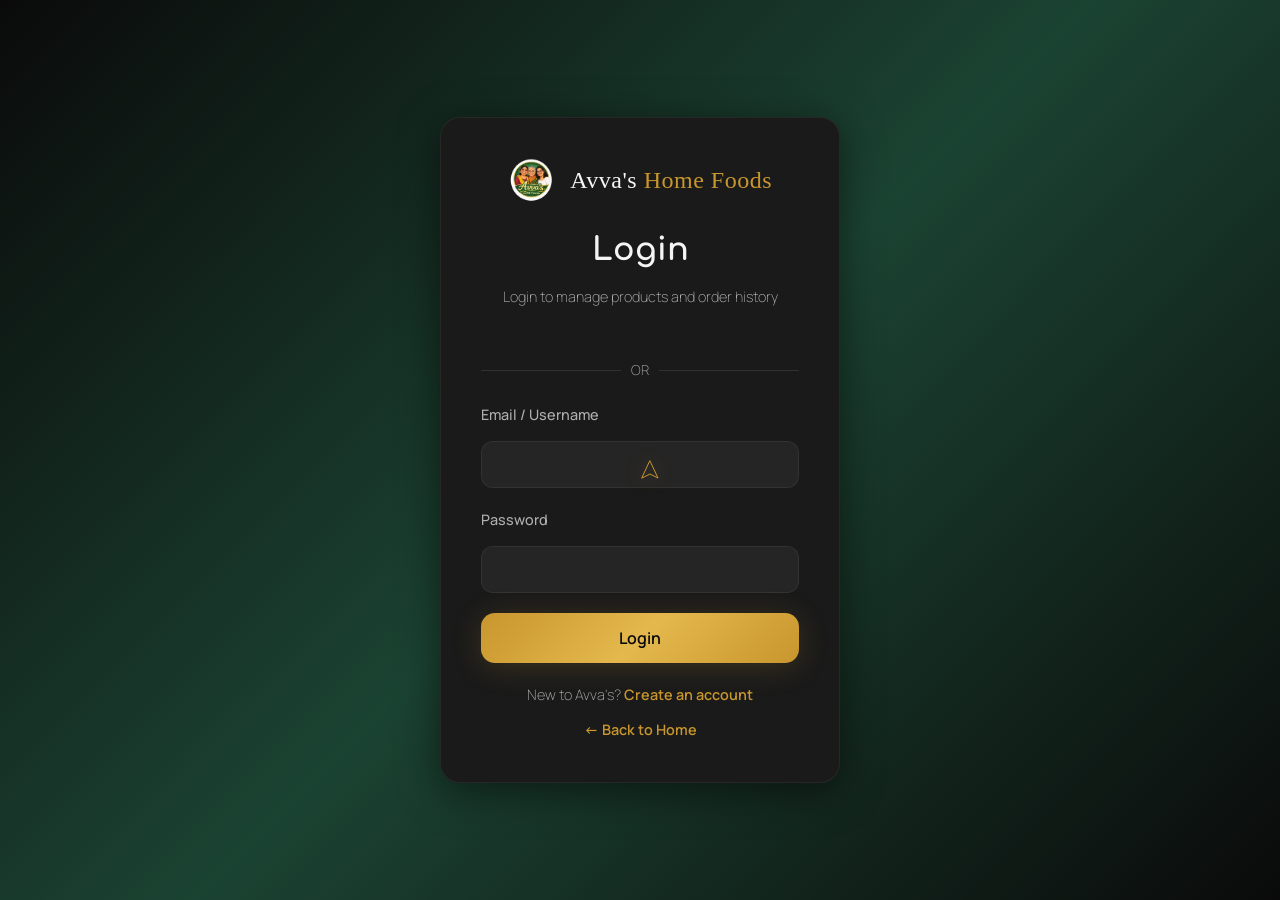
<file: frontend/admin.html>
<!DOCTYPE html>
<html lang="en">

<head>
    <meta charset="UTF-8">
    <meta name="viewport" content="width=device-width, initial-scale=1.0">
    <title>Admin Dashboard | Avva's Home Foods</title>
    <link
        href="https://fonts.googleapis.com/css2?family=Comfortaa:wght@400;500;600;700&family=Manrope:wght@300;400;500;600;700&family=Poppins:wght@400;500;600;700&display=swap"
        rel="stylesheet">
    <link rel="stylesheet" href="css/style.css?v=3">
    <link rel="stylesheet" href="css/cursor.css">
    <style>
        .admin-section {
            padding: 120px 0 40px;
        }

        .admin-header {
            display: flex;
            justify-content: space-between;
            align-items: center;
            margin-bottom: 30px;
            margin-top: 20px;
        }

        .page-title {
            margin-top: 10px;
        }

        .admin-tabs {
            display: flex;
            gap: 20px;
            margin-bottom: 30px;
            border-bottom: 2px solid var(--border-subtle);
        }

        .admin-tab {
            padding: 10px 20px;
            cursor: pointer;
            font-weight: 600;
            color: var(--text-secondary);
            border-bottom: 2px solid transparent;
            margin-bottom: -2px;
        }

        .admin-tab.active {
            color: var(--primary);
            border-bottom-color: var(--primary);
        }

        .admin-panel {
            display: none;
        }

        .admin-panel.active {
            display: block;
        }

        .admin-card {
            background: var(--bg-card);
            border: 1px solid var(--border-subtle);
            border-radius: var(--card-radius);
            padding: 20px;
            margin-bottom: 20px;
        }

        .form-grid {
            display: grid;
            grid-template-columns: repeat(auto-fit, minmax(200px, 1fr));
            gap: 15px;
        }

        .data-table {
            width: 100%;
            border-collapse: collapse;
            margin-top: 15px;
        }

        .data-table th,
        .data-table td {
            text-align: left;
            padding: 12px;
            border-bottom: 1px solid var(--border-subtle);
            color: var(--text-primary);
        }

        .data-table th {
            color: var(--text-secondary);
            font-weight: 600;
        }

        .status-badge {
            padding: 4px 8px;
            border-radius: 4px;
            font-size: 0.85rem;
            font-weight: 500;
        }

        .status-pending {
            background: #ffeeba;
            color: #856404;
        }

        .status-delivered {
            background: #d4edda;
            color: #155724;
        }

        .form-input {
            width: 100%;
            height: 45px;
            /* Enforce fixed height */
            padding: 10px 12px;
            background: var(--bg-elevated);
            border: 1px solid var(--border-light);
            border-radius: 10px;
            color: var(--text-primary);
            font-family: inherit;
            box-sizing: border-box;
            /* Ensure padding doesn't affect width/height */
        }

        .edit-input {
            width: 100%;
            padding: 8px;
            background: var(--bg-elevated);
            border: 1px solid var(--border-light);
            border-radius: 4px;
            color: var(--text-primary);
        }

        /* Fix for Select Dropdown */
        select.form-input {
            appearance: none;
            -webkit-appearance: none;
            -moz-appearance: none;
            cursor: pointer;
            padding-right: 35px;
            /* Space for arrow */
            background-color: var(--bg-elevated);
            background-image: url("data:image/svg+xml;charset=UTF-8,%3csvg xmlns='http://www.w3.org/2000/svg' viewBox='0 0 24 24' fill='none' stroke='%23f5f5f5' stroke-width='2' stroke-linecap='round' stroke-linejoin='round'%3e%3cpolyline points='6 9 12 15 18 9'%3e%3c/polyline%3e%3c/svg%3e");
            background-repeat: no-repeat;
            background-position: right 12px center;
            background-size: 16px;
        }

        select.form-input option {
            background-color: var(--bg-card);
            color: var(--text-primary);
            padding: 10px;
        }

        /* File Input Styling */
        input[type="file"]::file-selector-button {
            background-color: var(--bg-card);
            color: var(--text-primary);
            border: 1px solid var(--border-light);
            border-radius: 6px;
            padding: 5px 15px;
            margin-right: 15px;
            cursor: pointer;
            font-family: inherit;
            font-weight: 400;
            transition: all 0.2s ease;
        }

        input[type="file"]::file-selector-button:hover {
            background-color: var(--primary);
            /* Gold hover */
            color: #000;
            border-color: var(--primary);
        }
    </style>
</head>

<body>

    <!-- Custom Cursor -->
    <div class="cursor">
        <svg viewBox="0 0 100 100" class="cursor-shape">
            <path d="M50 5 L90 90 L50 70 L10 90 Z" fill="none" stroke="#c8962e" stroke-width="5" stroke-linejoin="round"
                stroke-linecap="round" />
        </svg>
    </div>

    <!-- NAV (Simplified) -->
    <nav class="navbar" id="navbar">
        <div class="nav-container">
            <a href="index.html" class="nav-logo">
                <img src="images/logo.png" alt="Logo" class="nav-logo-img">
                <span class="logo-text">Avva's <span class="highlight">Admin</span></span>
            </a>
            <div class="nav-actions">
                <button class="btn btn-outline btn-sm" onclick="logout()">Logout</button>
            </div>
        </div>
    </nav>

    <div class="container admin-section">
        <div class="admin-header">
            <h1 class="page-title">Dashboard</h1>
            <span id="adminName">Welcome, Admin</span>
        </div>

        <div class="admin-tabs">
            <div class="admin-tab active" onclick="switchTab('products')">Manage Products</div>
            <div class="admin-tab" onclick="switchTab('orders')">Monitor Orders</div>
            <div class="admin-tab" onclick="switchTab('categories')">Manage Categories</div>
        </div>

        <!-- PRODUCTS PANEL -->
        <div id="productsPanel" class="admin-panel active">

            <!-- Store Settings Card -->
            <div class="admin-card" style="margin-bottom: 20px; border-left: 3px solid var(--primary);">
                <h3 style="margin-bottom: 15px;">🚚 Store Settings — Delivery Charges</h3>
                <div class="form-grid" style="grid-template-columns: repeat(auto-fit, minmax(200px, 1fr)); gap: 15px;">
                    <div class="form-group">
                        <label class="form-label">Delivery Charge (₹)</label>
                        <input type="number" class="form-input" id="settingDeliveryCharge" min="0"
                            placeholder="e.g. 50">
                        <small style="color: var(--text-secondary);">Charged when order is below free-delivery
                            threshold</small>
                    </div>
                    <div class="form-group">
                        <label class="form-label">Free Delivery Above (₹)</label>
                        <input type="number" class="form-input" id="settingFreeThreshold" min="0"
                            placeholder="e.g. 500">
                        <small style="color: var(--text-secondary);">Orders above this amount get free delivery</small>
                    </div>
                    <div class="form-group">
                        <label class="form-label">&nbsp;</label>
                        <button class="btn btn-primary btn-sm" onclick="saveDeliverySettings()"
                            style="width: 100%; height: 45px;">Save Settings</button>
                    </div>
                </div>
                <div id="settingsSavedMsg" style="display:none; margin-top: 10px; color: #28a745; font-weight: 600;">✅
                    Settings saved! Changes will reflect on the order page immediately.</div>
            </div>

            <!-- Add Product Form -->

            <div class="admin-card">
                <h3>Add New Product</h3>
                <form id="addProductForm">
                    <div class="form-grid">
                        <div class="form-group">
                            <label class="form-label">Name</label>
                            <input type="text" class="form-input" id="prodName" required>
                        </div>
                        <div class="form-group">
                            <label class="form-label">Category</label>
                            <select class="form-input" id="prodCategory">
                                <option value="Masala Powders">Masala Powders</option>
                                <option value="Pure Spices">Pure Spices</option>
                                <option value="Special Blends">Special Blends</option>
                            </select>
                        </div>
                        <div class="form-group" style="grid-column: span 2;">
                            <label class="form-label">Variant Pricing (Add multiple weight/price options)</label>
                            <div id="variantPricingContainer">
                                <!-- Dynamic rows added here -->
                            </div>
                            <button type="button" class="btn btn-outline btn-sm"
                                onclick="addVariantRow('variantPricingContainer')"
                                style="margin-top: 10px; width: auto;">+ Add Variant</button>
                            <div style="margin-top: 10px;">
                                <small style="color: var(--text-secondary);">Add specific prices for different weights
                                    (e.g., 200g, 500g, 1kg). Base price below is used for display in the
                                    catalog.</small>
                            </div>
                        </div>
                        <div class="form-group">
                            <label class="form-label">Base/Display Price (₹)</label>
                            <input type="number" class="form-input" id="prodPrice" required>
                        </div>
                        <div class="form-group">
                            <label class="form-label">Base Weight Display</label>
                            <input type="text" class="form-input" id="prodWeight" placeholder="e.g. 200g" required>
                        </div>
                        <div class="form-group">
                            <label class="form-label">Description</label>
                            <input type="text" class="form-input" id="prodDesc" required>
                        </div>
                        <div class="form-group">
                            <label class="form-label">Product Image</label>
                            <input type="file" class="form-input" id="prodImageFile" accept="image/png, image/jpeg"
                                style="padding: 10px;">
                            <input type="hidden" id="prodImage" value="images/logo.png">
                            <small style="color: var(--text-secondary);">Select a PNG or JPG image</small>
                        </div>
                        <div class="form-group" style="grid-column: span 2;">
                            <label class="form-label">Key Ingredients & Benefits</label>
                            <textarea class="form-input" id="prodIngredients"
                                placeholder="e.g. Organic turmeric, Sun-dried, No additives"
                                style="height: 100px; resize: vertical;"></textarea>
                        </div>
                    </div>
                    <button type="submit" class="btn btn-primary btn-sm" style="margin-top: 15px;">Add Product</button>
                </form>
            </div>

            <!-- Edit Product Modal (Hidden by default) -->
            <div id="editProductModal" class="modal"
                style="display: none; position: fixed; z-index: 1000; left: 0; top: 0; width: 100%; height: 100%; overflow: auto; background-color: rgba(0,0,0,0.4);">
                <div class="modal-content"
                    style="background-color: var(--bg-card); margin: 10% auto; padding: 20px; border: 1px solid var(--border-subtle); width: 95%; max-width: 600px; border-radius: var(--card-radius);">
                    <div
                        style="display: flex; justify-content: space-between; align-items: center; margin-bottom: 20px;">
                        <h3>Edit Product</h3>
                        <span class="close" onclick="closeEditModal()"
                            style="color: var(--text-secondary); float: right; font-size: 28px; font-weight: bold; cursor: pointer;">&times;</span>
                    </div>

                    <form id="editProductForm">
                        <input type="hidden" id="editProdId">
                        <div class="form-grid">
                            <div class="form-group">
                                <label class="form-label">Name</label>
                                <input type="text" class="form-input" id="editProdName" required>
                            </div>
                            <div class="form-group">
                                <label class="form-label">Category</label>
                                <select class="form-input" id="editProdCategory" required>
                                    <option value="Masala Powders">Masala Powders</option>
                                    <option value="Pure Spices">Pure Spices</option>
                                    <option value="Rice Mixes">Rice Mixes</option>
                                    <option value="Special Blends">Special Blends</option>
                                </select>
                            </div>
                            <div class="form-group" style="grid-column: span 2;">
                                <label class="form-label">Variant Pricing</label>
                                <div id="editVariantPricingContainer">
                                    <!-- Dynamic rows added here -->
                                </div>
                                <button type="button" class="btn btn-outline btn-sm"
                                    onclick="addVariantRow('editVariantPricingContainer')"
                                    style="margin-top: 10px; width: auto;">+ Add Variant</button>
                            </div>
                            <div class="form-group">
                                <label class="form-label">Base/Display Price (₹)</label>
                                <input type="number" class="form-input" id="editProdPrice" required>
                            </div>
                            <div class="form-group">
                                <label class="form-label">Base Weight Display</label>
                                <input type="text" class="form-input" id="editProdWeight" required>
                            </div>
                            <div class="form-group">
                                <label class="form-label">Description</label>
                                <input type="text" class="form-input" id="editProdDesc" required>
                            </div>
                            <div class="form-group" style="grid-column: span 2;">
                                <label class="form-label">Key Ingredients & Benefits</label>
                                <textarea class="form-input" id="editProdIngredients"
                                    style="height: 80px; resize: vertical;"></textarea>
                            </div>
                            <div class="form-group">
                                <label class="form-label">In Stock</label>
                                <div style="display: flex; align-items: center; gap: 10px; margin-top: 10px;">
                                    <input type="checkbox" id="editProdInStock" style="transform: scale(1.5);">
                                    <span>Available</span>
                                </div>
                            </div>
                        </div>
                        <button type="submit" class="btn btn-primary btn-sm" style="margin-top: 15px;">Save
                            Changes</button>
                    </form>
                </div>
            </div>

            <!-- Product List -->
            <div class="admin-card">
                <h3>Current Products</h3>
                <div style="overflow-x: auto;">
                    <table class="data-table">
                        <thead>
                            <tr>
                                <th>Name</th>
                                <th>Category</th>
                                <th>Price</th>
                                <th>Weight</th>
                                <th>Stock</th>
                                <th>Action</th>
                            </tr>
                        </thead>
                        <tbody id="productsTableBody">
                            <!-- Populated via JS -->
                        </tbody>
                    </table>
                </div>
            </div>
        </div>

        <!-- ORDERS PANEL -->
        <div id="ordersPanel" class="admin-panel">
            <div class="admin-card">
                <h3>Recent Orders</h3>
                <div style="overflow-x: auto;">
                    <table class="data-table">
                        <thead>
                            <tr>
                                <th>Order ID</th>
                                <th>Date</th>
                                <th>Customer</th>
                                <th>Items</th>
                                <th>Total</th>
                                <th>Status</th>
                                <th>Action</th>
                            </tr>
                        </thead>
                        <tbody id="ordersTableBody">
                            <!-- Populated via JS -->
                        </tbody>
                    </table>
                </div>
            </div>
        </div>

        <!-- CATEGORIES PANEL -->
        <div id="categoriesPanel" class="admin-panel">
            <div class="admin-card">
                <h3>Add New Category</h3>
                <form id="addCategoryForm">
                    <div class="form-grid">
                        <div class="form-group">
                            <label class="form-label">Category Name</label>
                            <input type="text" class="form-input" id="catName" required>
                        </div>
                        <div class="form-group">
                            <label class="form-label">Description</label>
                            <input type="text" class="form-input" id="catDesc" required>
                        </div>
                        <div class="form-group">
                            <label class="form-label">&nbsp;</label>
                            <button type="submit" class="btn btn-primary btn-sm" style="width: 100%; height: 45px;">Add
                                Category</button>
                        </div>
                    </div>
                </form>
            </div>

            <div class="admin-card">
                <h3>Current Categories</h3>
                <div style="overflow-x: auto;">
                    <table class="data-table">
                        <thead>
                            <tr>
                                <th>Name</th>
                                <th>Description</th>
                                <th>Action</th>
                            </tr>
                        </thead>
                        <tbody id="categoriesTableBody">
                            <!-- Populated via JS -->
                        </tbody>
                    </table>
                </div>
            </div>
        </div>
        <!-- View Order Modal -->
        <div id="viewOrderModal" class="modal"
            style="display: none; position: fixed; z-index: 1000; left: 0; top: 0; width: 100%; height: 100%; overflow: auto; background-color: rgba(0,0,0,0.4);">
            <div class="modal-content"
                style="background-color: var(--bg-card); margin: 5% auto; padding: 30px; border: 1px solid var(--border-subtle); width: 95%; max-width: 700px; border-radius: var(--card-radius);">
                <div
                    style="display: flex; justify-content: space-between; align-items: center; margin-bottom: 20px; border-bottom: 1px solid var(--border-light); padding-bottom: 15px;">
                    <h3 style="margin: 0; color: var(--primary);">Order Details</h3>
                    <span class="close" onclick="closeViewModal()"
                        style="color: var(--text-secondary); font-size: 28px; font-weight: bold; cursor: pointer;">&times;</span>
                </div>

                <div id="viewOrderContent" style="color: var(--text-primary);">
                    <!-- Loaded dynamically -->
                    <div style="display: grid; grid-template-columns: 1fr 1fr; gap: 20px; margin-bottom: 30px;">
                        <div>
                            <h4 style="color: var(--text-secondary); margin-bottom: 10px;">Customer Info</h4>
                            <p><strong>Name:</strong> <span id="viewCustName"></span></p>
                            <p><strong>Phone:</strong> <span id="viewCustPhone"></span></p>
                            <p><strong>Email:</strong> <span id="viewCustEmail"></span></p>
                        </div>
                        <div>
                            <h4 style="color: var(--text-secondary); margin-bottom: 10px;">Order Info</h4>
                            <p><strong>Order ID:</strong> <span id="viewOrderId"></span></p>
                            <p><strong>Date:</strong> <span id="viewOrderDate"></span></p>
                            <p><strong>Status:</strong> <span id="viewOrderStatus"></span></p>
                        </div>
                    </div>

                    <h4 style="color: var(--text-secondary); margin-bottom: 10px;">Shipping Address</h4>
                    <div
                        style="background: var(--bg-elevated); padding: 15px; border-radius: 8px; margin-bottom: 30px;">
                        <p id="viewOrderAddress" style="margin: 0; line-height: 1.6;"></p>
                    </div>

                    <h4 style="color: var(--text-secondary); margin-bottom: 10px;">Order Items</h4>
                    <table class="data-table" style="margin-bottom: 20px;">
                        <thead>
                            <tr>
                                <th>Item</th>
                                <th>Qty</th>
                                <th>Price</th>
                                <th>Total</th>
                            </tr>
                        </thead>
                        <tbody id="viewOrderItems"></tbody>
                    </table>

                    <div
                        style="text-align: right; font-size: 1.2rem; font-weight: 700; color: var(--primary); border-top: 1px solid var(--border-light); padding-top: 15px;">
                        Total Amount: <span id="viewOrderTotal"></span>
                    </div>
                </div>
            </div>
        </div>
    </div>
    </div>

    <script src="js/app.js"></script>
    <script>
        // INIT
        document.addEventListener('DOMContentLoaded', () => {
            checkAdminAuth();
            loadAdminProducts();
            loadAdminOrders();
            checkAdminAuth();
            loadAdminProducts();
            loadAdminOrders();
            loadCategories();
            loadDeliverySettings();
        });

        // DELIVERY SETTINGS
        function loadDeliverySettings() {
            const charge = localStorage.getItem('avvaDeliveryCharge') || '50';
            const threshold = localStorage.getItem('avvaFreeDeliveryThreshold') || '500';
            document.getElementById('settingDeliveryCharge').value = charge;
            document.getElementById('settingFreeThreshold').value = threshold;
        }

        function saveDeliverySettings() {
            const charge = document.getElementById('settingDeliveryCharge').value;
            const threshold = document.getElementById('settingFreeThreshold').value;
            if (charge === '' || threshold === '') {
                alert('Please fill in both fields.');
                return;
            }
            localStorage.setItem('avvaDeliveryCharge', charge);
            localStorage.setItem('avvaFreeDeliveryThreshold', threshold);
            const msg = document.getElementById('settingsSavedMsg');
            msg.style.display = 'block';
            setTimeout(() => msg.style.display = 'none', 3000);
        }

        // TABS
        function switchTab(tabName) {
            document.querySelectorAll('.admin-tab').forEach(t => t.classList.remove('active'));
            document.querySelectorAll('.admin-panel').forEach(p => p.classList.remove('active'));

            if (tabName === 'products') {
                document.querySelector('.admin-tabs').children[0].classList.add('active');
                document.getElementById('productsPanel').classList.add('active');
            } else if (tabName === 'orders') {
                document.querySelector('.admin-tabs').children[1].classList.add('active');
                document.getElementById('ordersPanel').classList.add('active');
            } else {
                document.querySelector('.admin-tabs').children[2].classList.add('active');
                document.getElementById('categoriesPanel').classList.add('active');
            }
        }

        // AUTH CHECK
        function checkAdminAuth() {
            const user = JSON.parse(localStorage.getItem('user'));
            if (!user || user.role !== 'ADMIN') {
                alert('Access Denied');
                window.location.href = 'login.html';
            }
            document.getElementById('adminName').textContent = `Welcome, ${user.name}`;
        }

        function logout() {
            localStorage.removeItem('user');
            window.location.href = 'index.html';
        }

        // --- AUTH UTILS ---
        function getAuthHeaders() {
            const user = JSON.parse(localStorage.getItem('user'));
            return {
                'Content-Type': 'application/json',
                'Authorization': user && user.token ? `Bearer ${user.token}` : ''
            };
        }

        function getAuthHeadersMultipart() {
            const user = JSON.parse(localStorage.getItem('user'));
            return {
                'Authorization': user && user.token ? `Bearer ${user.token}` : ''
            };
        }

        // --- PRODUCTS LOGIC ---
        const API_PROD = 'http://localhost:8080/api/products';
        const API_CATS = 'http://localhost:8080/api/categories';

        async function loadAdminProducts() {
            try {
                const res = await fetch(API_PROD);
                const products = await res.json();
                const tbody = document.getElementById('productsTableBody');
                tbody.innerHTML = '';

                products.forEach(p => {
                    const tr = document.createElement('tr');
                    tr.innerHTML = `
                        <td>${p.name}</td>
                        <td>${p.category}</td>
                        <td>₹${p.price}</td>
                        <td>${p.weight}</td>
                        <td>
                            <span class="status-badge ${p.inStock ? 'status-delivered' : 'status-pending'}">
                                ${p.inStock ? 'In Stock' : 'Out of Stock'}
                            </span>
                        </td>
                        <td>
                            <button class="btn btn-primary btn-sm" onclick='openEditModal(${JSON.stringify(p).replace(/'/g, "\\'")})'>Edit</button>
                            <button class="btn btn-outline btn-sm" onclick="deleteProduct('${p.id}')" style="color: #ff6b6b; border-color: #ff6b6b;">Delete</button>
                        </td>
                    `;
                    tbody.appendChild(tr);
                });
            } catch (e) {
                console.error("Err loading products", e);
            }
        }

        document.getElementById('addProductForm').addEventListener('submit', async (e) => {
            e.preventDefault();

            let imageUrl = "images/logo.png"; // Default
            const fileInput = document.getElementById('prodImageFile');

            if (fileInput.files.length > 0) {
                const formData = new FormData();
                formData.append('file', fileInput.files[0]);

                try {
                    const uploadRes = await fetch(`${API_PROD}/upload`, {
                        method: 'POST',
                        headers: getAuthHeadersMultipart(),
                        body: formData
                    });
                    if (uploadRes.ok) {
                        imageUrl = await uploadRes.text();
                    }
                } catch (err) {
                    console.error("Upload error", err);
                }
            }

            const weightPrices = {};
            const rows = document.querySelectorAll('#variantPricingContainer .variant-row');
            rows.forEach(row => {
                const w = row.querySelector('.variant-weight').value;
                const p = row.querySelector('.variant-price').value;
                if (w && p) weightPrices[w] = parseFloat(p);
            });

            const newProd = {
                name: document.getElementById('prodName').value,
                category: document.getElementById('prodCategory').value,
                price: parseFloat(document.getElementById('prodPrice').value),
                weight: document.getElementById('prodWeight').value,
                description: document.getElementById('prodDesc').value,
                imageUrl: imageUrl,
                inStock: true,
                rating: 0.0,
                reviewCount: 0,
                ingredients: document.getElementById('prodIngredients').value,
                weightPrices: weightPrices
            };

            await fetch(API_PROD, {
                method: 'POST',
                headers: getAuthHeaders(),
                body: JSON.stringify(newProd)
            });

            document.getElementById('addProductForm').reset();
            document.getElementById('variantPricingContainer').innerHTML = ''; // Clear variants
            loadAdminProducts();
        });

        // --- EDIT MODAL LOGIC ---
        let currentEditProduct = null;

        function openEditModal(product) {
            currentEditProduct = product;

            document.getElementById('editProdId').value = product.id;
            document.getElementById('editProdName').value = product.name;
            document.getElementById('editProdCategory').value = product.category;
            document.getElementById('editProdPrice').value = product.price;
            document.getElementById('editProdWeight').value = product.weight;
            document.getElementById('editProdDesc').value = product.description;
            document.getElementById('editProdIngredients').value = product.ingredients || '';
            document.getElementById('editProdInStock').checked = product.inStock;

            // Reset variant inputs
            document.getElementById('editVariantPricingContainer').innerHTML = '';

            // Populate variants if they exist
            if (product.weightPrices) {
                Object.entries(product.weightPrices).forEach(([weight, price]) => {
                    addVariantRow('editVariantPricingContainer', weight, price);
                });
            }

            document.getElementById('editProductModal').style.display = 'block';
        }

        function closeEditModal() {
            document.getElementById('editProductModal').style.display = 'none';
        }

        document.getElementById('editProductForm').addEventListener('submit', async (e) => {
            e.preventDefault();

            const id = document.getElementById('editProdId').value;

            const weightPrices = {};
            const rows = document.querySelectorAll('#editVariantPricingContainer .variant-row');
            rows.forEach(row => {
                const w = row.querySelector('.variant-weight').value;
                const p = row.querySelector('.variant-price').value;
                if (w && p) weightPrices[w] = parseFloat(p);
            });

            const updatedProd = {
                ...currentEditProduct,
                name: document.getElementById('editProdName').value,
                category: document.getElementById('editProdCategory').value,
                price: parseFloat(document.getElementById('editProdPrice').value),
                weight: document.getElementById('editProdWeight').value,
                description: document.getElementById('editProdDesc').value,
                ingredients: document.getElementById('editProdIngredients').value,
                inStock: document.getElementById('editProdInStock').checked,
                weightPrices: weightPrices
            };

            await fetch(`${API_PROD}/${id}`, {
                method: 'PUT',
                headers: getAuthHeaders(),
                body: JSON.stringify(updatedProd)
            });

            closeEditModal();
            loadAdminProducts();
        });

        // Close modal if clicked outside
        window.onclick = function (event) {
            const editModal = document.getElementById('editProductModal');
            const viewModal = document.getElementById('viewOrderModal');
            if (event.target == editModal) {
                editModal.style.display = 'none';
            }
            if (event.target == viewModal) {
                viewModal.style.display = 'none';
            }
        }

        async function deleteProduct(id) {
            if (!confirm('Are you sure?')) return;
            await fetch(`${API_PROD}/${id}`, { method: 'DELETE', headers: getAuthHeaders() });
            loadAdminProducts();
        }

        // --- ORDERS LOGIC ---
        const API_ORDERS = 'http://localhost:8080/api/orders';

        // Make orders accessible globally for the view function without re-fetching
        let allOrders = [];

        // --- CATEGORIES LOGIC ---
        async function loadCategories() {
            try {
                const res = await fetch(API_CATS);
                const cats = await res.json();
                const tbody = document.getElementById('categoriesTableBody');
                tbody.innerHTML = '';

                cats.forEach(c => {
                    const tr = document.createElement('tr');
                    tr.innerHTML = `
                        <td>${c.name}</td>
                        <td>${c.description}</td>
                        <td>
                            <button class="btn btn-outline btn-sm" onclick="deleteCategory('${c.id}')" style="color: #ff6b6b; border-color: #ff6b6b;">Delete</button>
                        </td>
                    `;
                    tbody.appendChild(tr);
                });
                populateCategoryDropdowns(cats);
            } catch (e) {
                console.error("Err loading categories", e);
            }
        }

        function populateCategoryDropdowns(cats) {
            const options = cats.map(c => `<option value="${c.name}">${c.name}</option>`).join('');
            const prodSelect = document.getElementById('prodCategory');
            const editSelect = document.getElementById('editProdCategory');

            // Allow selecting current value if not in list (edge case) or set default
            if (prodSelect) prodSelect.innerHTML = options;
            if (editSelect) {
                const currentVal = editSelect.value;
                editSelect.innerHTML = options;
                if (currentVal) editSelect.value = currentVal;
            }
        }

        document.getElementById('addCategoryForm').addEventListener('submit', async (e) => {
            e.preventDefault();
            const newCat = {
                name: document.getElementById('catName').value,
                description: document.getElementById('catDesc').value
            };

            const res = await fetch(API_CATS, {
                method: 'POST',
                headers: getAuthHeaders(),
                body: JSON.stringify(newCat)
            });

            if (res.ok) {
                document.getElementById('addCategoryForm').reset();
                loadCategories();
            } else {
                alert('Error adding category');
            }
        });

        async function deleteCategory(id) {
            if (!confirm('Delete this category?')) return;
            await fetch(`${API_CATS}/${id}`, { method: 'DELETE', headers: getAuthHeaders() });
            loadCategories();
        }

        // --- UNIVERSAL HELPERS ---
        function addVariantRow(containerId, weight = '', price = '') {
            const container = document.getElementById(containerId);
            const row = document.createElement('div');
            row.className = 'variant-row';
            row.style = 'display: grid; grid-template-columns: 1fr 1fr auto; gap: 10px; margin-bottom: 10px; align-items: center;';
            row.innerHTML = `
                <input type="text" class="form-input variant-weight" placeholder="Weight (e.g. 500g)" value="${weight}" required>
                <input type="number" class="form-input variant-price" placeholder="Price (₹)" value="${price}" required>
                <button type="button" class="btn btn-outline btn-sm" onclick="this.parentElement.remove()" style="color: #ff6b6b; border-color: #ff6b6b; height: 42px;">&times;</button>
            `;
            container.appendChild(row);
        }

        async function loadAdminOrders() {
            try {
                const res = await fetch(API_ORDERS);
                allOrders = await res.json();
                const tbody = document.getElementById('ordersTableBody');
                tbody.innerHTML = '';

                if (Array.isArray(allOrders)) {
                    allOrders.forEach(o => {
                        const items = o.items.map(i => `${i.productName} (x${i.quantity})`).join(', ');
                        const date = new Date(o.createdAt).toLocaleDateString();

                        const tr = document.createElement('tr');

                        // Status options
                        const statuses = ['PENDING', 'PROCESSING', 'SHIPPED', 'DELIVERED', 'CANCELLED'];
                        let statusOptions = statuses.map(s =>
                            `<option value="${s}" ${o.status === s ? 'selected' : ''}>${s}</option>`
                        ).join('');

                        tr.innerHTML = `
                            <td>#${o.id.substring(0, 6)}</td>
                            <td>${date}</td>
                            <td>${o.customerName}<br><small>${o.phone}</small></td>
                            <td><small>${items}</small></td>
                            <td>₹${o.totalAmount}</td>
                            <td>
                                <select class="edit-input" onchange="updateOrderStatus('${o.id}', this.value)" 
                                    style="padding: 5px; font-size: 0.85rem; border-radius: 4px; ${getStatusColor(o.status)}">
                                    ${statusOptions}
                                </select>
                            </td>
                            <td style="display: flex; gap: 6px; align-items: center;">
                                <button class="btn btn-outline btn-sm" onclick="viewOrderDetails('${o.id}')">View</button>
                                <button class="btn btn-sm" onclick="deleteOrder('${o.id}')" 
                                    style="background: transparent; border: 1px solid #dc3545; color: #dc3545; border-radius: 4px; padding: 4px 10px; cursor: pointer; font-size: 0.8rem;" 
                                    title="Delete Order">🗑️ Delete</button>
                            </td>
                        `;
                        tbody.appendChild(tr);
                    });
                }
            } catch (e) {
                console.error("Err loading orders", e);
            }
        }

        function getStatusColor(status) {
            if (status === 'PENDING') return 'border: 1px solid #ffcc00; color: #856404; background: #fff3cd;';
            if (status === 'PROCESSING') return 'border: 1px solid #17a2b8; color: #0c5460; background: #d1ecf1;';
            if (status === 'SHIPPED') return 'border: 1px solid #007bff; color: #004085; background: #cce5ff;';
            if (status === 'DELIVERED') return 'border: 1px solid #28a745; color: #155724; background: #d4edda;';
            if (status === 'CANCELLED') return 'border: 1px solid #dc3545; color: #721c24; background: #f8d7da;';
            return '';
        }

        async function updateOrderStatus(id, newStatus) {
            try {
                const res = await fetch(`${API_ORDERS}/${id}/status?status=${newStatus}`, { method: 'PUT', headers: getAuthHeaders() });
                if (res.ok) {
                    // Update the dropdown color in-place without full reload
                    loadAdminOrders();
                } else {
                    alert('Failed to update status');
                }
            } catch (e) {
                console.error(e);
                alert('Error updating status');
            }
        }

        async function deleteOrder(id) {
            try {
                const res = await fetch(`${API_ORDERS}/${id}`, { method: 'DELETE', headers: getAuthHeaders() });
                if (res.ok || res.status === 204) {
                    // Remove from global array and re-render without full fetch
                    allOrders = allOrders.filter(o => o.id !== id);
                    loadAdminOrders();
                } else {
                    alert('Failed to delete order.');
                }
            } catch (e) {
                console.error(e);
                alert('Error deleting order. Make sure backend is running.');
            }
        }

        async function viewOrderDetails(id) {
            let order = allOrders.find(o => o.id === id);
            if (!order) {
                // Fallback fetch if not found in cache
                try {
                    const res = await fetch(`${API_ORDERS}/${id}`);
                    order = await res.json();
                } catch (e) {
                    alert('Error loading details');
                    return;
                }
            }

            // Populate fields
            document.getElementById('viewOrderId').textContent = '#' + order.id;
            document.getElementById('viewOrderDate').textContent = new Date(order.createdAt).toLocaleString();
            document.getElementById('viewOrderStatus').textContent = order.status;
            document.getElementById('viewOrderStatus').className = `status-badge ${order.status === 'DELIVERED' ? 'status-delivered' : 'status-pending'}`;

            document.getElementById('viewCustName').textContent = order.customerName;
            document.getElementById('viewCustPhone').textContent = order.phone;
            document.getElementById('viewCustEmail').textContent = order.email || 'N/A';

            document.getElementById('viewOrderAddress').innerHTML = `
                ${order.address}<br>
                ${order.city} - ${order.pincode}
            `;

            document.getElementById('viewOrderTotal').textContent = '₹' + order.totalAmount;

            const itemsBody = document.getElementById('viewOrderItems');
            itemsBody.innerHTML = order.items.map(item => `
                <tr>
                    <td>${item.productName}</td>
                    <td>${item.quantity}</td>
                    <td>₹${item.price}</td>
                    <td>₹${item.price * item.quantity}</td>
                </tr>
            `).join('');

            document.getElementById('viewOrderModal').style.display = 'block';
        }

        function closeViewModal() {
            document.getElementById('viewOrderModal').style.display = 'none';
        }

    </script>
    <script src="js/cursor.js"></script>
</body>

</html>
</file>
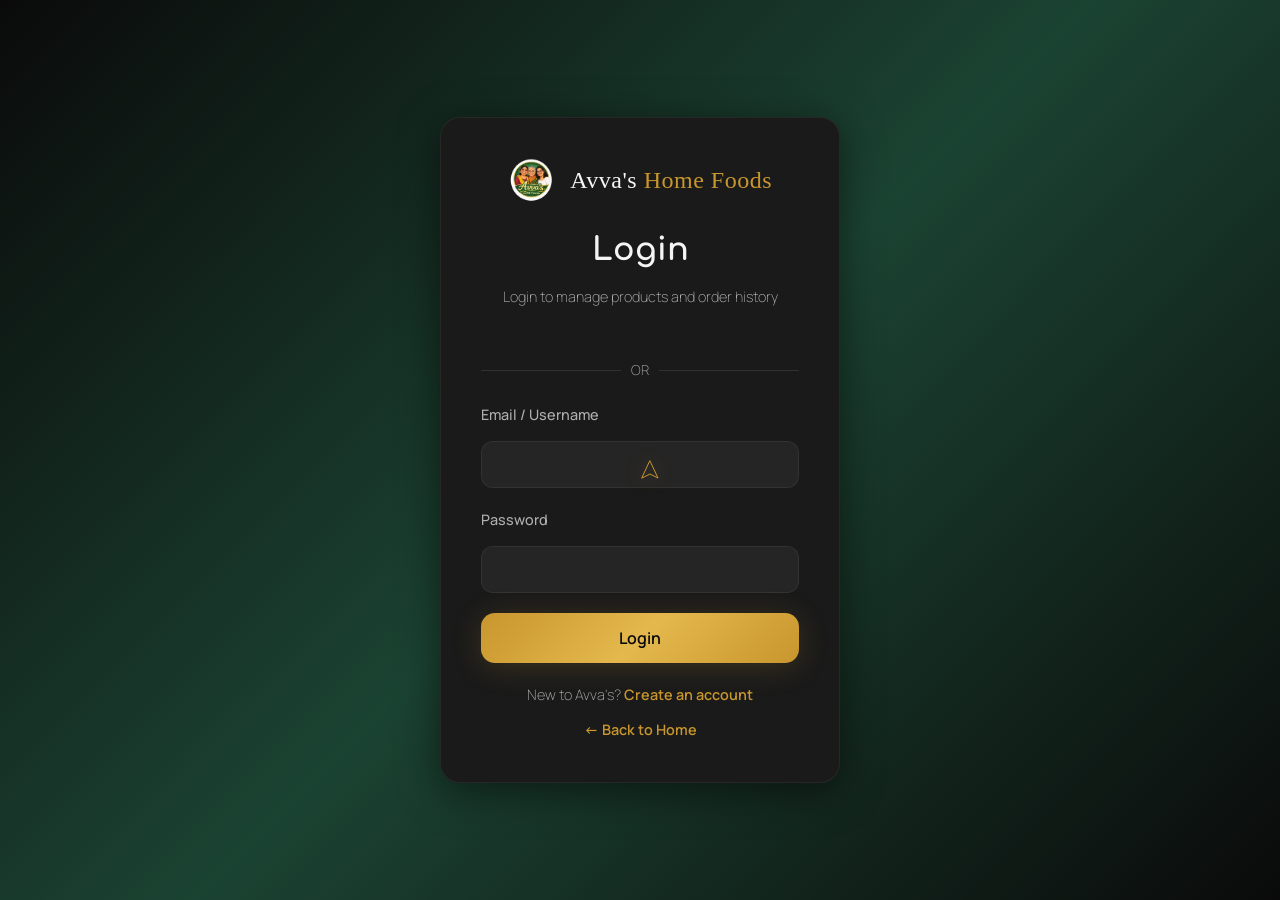
<file: frontend/login.html>
<!DOCTYPE html>
<html lang="en">

<head>
    <meta charset="UTF-8">
    <meta name="viewport" content="width=device-width, initial-scale=1.0">
    <title>Admin Login - Avva's Home Foods</title>
    <link
        href="https://fonts.googleapis.com/css2?family=Comfortaa:wght@400;500;600;700&family=Manrope:wght@300;400;500;600;700&family=Poppins:wght@400;500;600;700&display=swap"
        rel="stylesheet">
    <link rel="stylesheet" href="css/style.css?v=3">
    <link rel="stylesheet" href="css/cursor.css">
    <script src="https://accounts.google.com/gsi/client" async defer></script>
    <style>
        .auth-container {
            min-height: 100vh;
            display: flex;
            align-items: center;
            justify-content: center;
            background: var(--gradient-hero);
            padding: 20px;
        }

        .auth-card {
            background: var(--bg-card);
            border: 1px solid var(--border-subtle);
            border-radius: var(--card-radius);
            padding: 40px;
            width: 100%;
            max-width: 400px;
            box-shadow: var(--shadow-lg);
            backdrop-filter: var(--glass-blur);
            transition: var(--transition-normal);
        }

        @media (max-width: 480px) {
            .auth-card {
                padding: 30px 20px;
            }

            .auth-title {
                font-size: 1.75rem;
            }
        }

        .auth-header {
            text-align: center;
            margin-bottom: 30px;
        }

        .auth-logo {
            height: 60px;
            margin-bottom: 15px;
        }

        .auth-title {
            font-family: var(--font-display);
            font-size: 2rem;
            margin-bottom: 8px;
            color: var(--text-primary);
        }

        .auth-subtitle {
            color: var(--text-secondary);
            font-size: 0.9rem;
        }

        .form-group {
            margin-bottom: 20px;
        }

        .form-label {
            display: block;
            margin-bottom: 8px;
            color: var(--text-primary);
            font-weight: 500;
            font-size: 0.9rem;
        }

        .form-input {
            width: 100%;
            padding: 12px;
            background: var(--bg-elevated);
            border: 1px solid var(--border-light);
            border-radius: 10px;
            color: var(--text-primary);
            font-family: var(--font-body);
            transition: var(--transition-fast);
        }

        .form-input:focus {
            outline: none;
            border-color: var(--primary);
            box-shadow: 0 0 0 2px var(--primary-glow);
        }

        .auth-footer {
            margin-top: 24px;
            text-align: center;
            font-size: 0.9rem;
            color: var(--text-secondary);
        }

        .auth-link {
            color: var(--primary);
            font-weight: 600;
        }

        .error-message {
            color: #ff6b6b;
            font-size: 0.85rem;
            margin-bottom: 15px;
            display: none;
            text-align: center;
        }

        #google-signin-button {
            margin-bottom: 20px;
            display: flex;
            justify-content: center;
        }
    </style>
</head>

<body>

    <!-- Custom Cursor -->
    <div class="cursor">
        <svg viewBox="0 0 100 100" class="cursor-shape">
            <path d="M50 5 L90 90 L50 70 L10 90 Z" fill="none" stroke="#c8962e" stroke-width="5" stroke-linejoin="round"
                stroke-linecap="round" />
        </svg>
    </div>

    <div class="auth-container">
        <div class="auth-card">
            <div class="auth-header">
                <div
                    style="display: flex; align-items: center; justify-content: center; gap: 12px; margin-bottom: 20px; flex-wrap: wrap;">
                    <img src="images/logo.png" alt="Logo" class="auth-logo" style="margin-bottom: 0; height: 45px;">
                    <span class="logo-text" style="font-size: 1.5rem;">Avva's <span class="highlight">Home
                            Foods</span></span>
                </div>
                <h1 class="auth-title">Login</h1>
                <p class="auth-subtitle">Login to manage products and order history</p>
            </div>

            <div id="google-signin-button"></div>

            <div
                style="display: flex; align-items: center; text-align: center; margin: 20px 0; color: var(--text-secondary); font-size: 0.85rem;">
                <div style="flex: 1; border-bottom: 1px solid var(--border-light);"></div>
                <span style="padding: 0 10px;">OR</span>
                <div style="flex: 1; border-bottom: 1px solid var(--border-light);"></div>
            </div>

            <form id="loginForm">
                <div class="error-message" id="loginError">Invalid username or password</div>

                <div class="form-group">
                    <label class="form-label">Email / Username</label>
                    <input type="text" class="form-input" id="username" required>
                </div>

                <div class="form-group">
                    <label class="form-label">Password</label>
                    <input type="password" class="form-input" id="password" required>
                </div>

                <button type="submit" class="btn btn-primary btn-full btn-lg">Login</button>
            </form>

            <div class="auth-footer" style="margin-top: 20px;">
                New to Avva's? <a href="signup.html" class="auth-link">Create an account</a>
            </div>

            <div class="auth-footer" style="margin-top: 10px;">
                <a href="index.html" class="auth-link">← Back to Home</a>
            </div>
        </div>
    </div>

    <script>
        const API_BASE = 'http://localhost:8080/api/auth';

        // Initialize Google Sign-In
        window.onload = async function () {
            try {
                const configRes = await fetch(`${API_BASE}/google-client-id`);
                const { clientId } = await configRes.json();

                if (!clientId) throw new Error('Client ID not found');

                google.accounts.id.initialize({
                    client_id: clientId,
                    callback: handleGoogleSignIn
                });

                const buttonWidth = window.innerWidth < 400 ? window.innerWidth - 80 : 350;

                google.accounts.id.renderButton(
                    document.getElementById('google-signin-button'),
                    {
                        theme: 'outline',
                        size: 'large',
                        width: buttonWidth,
                        text: 'signin_with'
                    }
                );
            } catch (error) {
                console.error('Error loading Google config:', error);
            }
        };

        async function handleGoogleSignIn(response) {
            const errorDiv = document.getElementById('loginError');
            errorDiv.style.display = 'none';

            try {
                const res = await fetch(`${API_BASE}/google-login`, {
                    method: 'POST',
                    headers: { 'Content-Type': 'application/json' },
                    body: JSON.stringify({ credential: response.credential })
                });

                if (res.ok) {
                    const data = await res.json();
                    localStorage.setItem('user', JSON.stringify(data));
                    window.location.href = 'index.html';
                } else {
                    const errorText = await res.text();
                    errorDiv.textContent = errorText || 'Google Sign-In failed';
                    errorDiv.style.display = 'block';
                }
            } catch (error) {
                console.error('Google Sign-In error:', error);
                errorDiv.textContent = 'Error connecting to server';
                errorDiv.style.display = 'block';
            }
        }

        document.getElementById('loginForm').addEventListener('submit', async (e) => {
            e.preventDefault();
            const username = document.getElementById('username').value;
            const password = document.getElementById('password').value;
            const errorDiv = document.getElementById('loginError');

            errorDiv.style.display = 'none';

            try {
                const response = await fetch(`${API_BASE}/login`, {
                    method: 'POST',
                    headers: { 'Content-Type': 'application/json' },
                    body: JSON.stringify({ username, password })
                });

                if (response.ok) {
                    const data = await response.json();

                    // Role check removed to allow all users
                    /*
                    if (data.role !== 'ADMIN') {
                        errorDiv.textContent = 'Access Denied: Not an Admin';
                        errorDiv.style.display = 'block';
                        return;
                    } 
                    */

                    localStorage.setItem('user', JSON.stringify(data));
                    // alert('Admin Login Successful!');
                    window.location.href = 'index.html';
                } else {
                    errorDiv.textContent = 'Invalid username or password';
                    errorDiv.style.display = 'block';
                }
            } catch (error) {
                errorDiv.textContent = 'Login failed. Check backend.';
                errorDiv.style.display = 'block';
            }
        });

        // Registration logic removed per user request
    </script>
    <script src="js/cursor.js"></script>
</body>

</html>
</file>
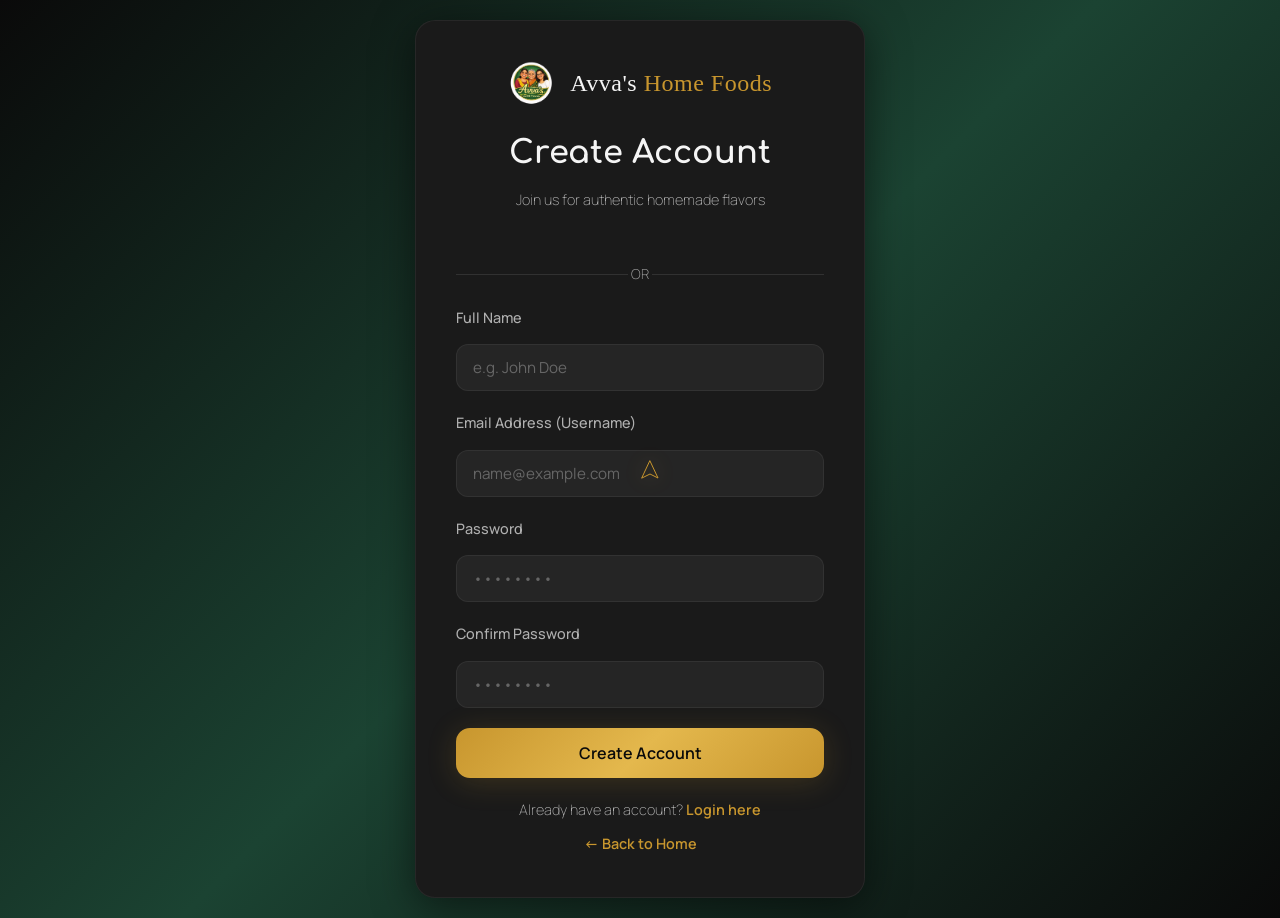
<file: frontend/my-orders.html>
<!DOCTYPE html>
<html lang="en">

<head>
    <meta charset="UTF-8">
    <meta name="viewport" content="width=device-width, initial-scale=1.0">
    <title>My Orders | Avva's Home Foods</title>
    <link
        href="https://fonts.googleapis.com/css2?family=Comfortaa:wght@400;500;600;700&family=Manrope:wght@300;400;500;600;700&family=Poppins:wght@400;500;600;700&display=swap"
        rel="stylesheet">
    <link rel="stylesheet" href="css/style.css?v=3">
    <link rel="stylesheet" href="css/cursor.css">
    <style>
        .my-orders-section {
            padding: 120px 0 60px;
            min-height: 80vh;
        }

        .page-title {
            font-family: var(--font-display);
            font-size: 2.5rem;
            color: var(--primary);
            margin-bottom: 30px;
            text-align: center;
        }

        .orders-container {
            max-width: 900px;
            margin: 0 auto;
        }

        .order-card {
            background: var(--bg-card);
            border: 1px solid var(--border-subtle);
            border-radius: var(--card-radius);
            padding: 24px;
            margin-bottom: 24px;
            transition: var(--transition-normal);
        }

        .order-card:hover {
            transform: translateY(-5px);
            box-shadow: var(--shadow-lg);
            border-color: var(--primary);
        }

        .order-header {
            display: flex;
            justify-content: space-between;
            align-items: center;
            border-bottom: 1px solid var(--border-light);
            padding-bottom: 15px;
            margin-bottom: 15px;
            flex-wrap: wrap;
            gap: 10px;
        }

        .order-id {
            font-family: var(--font-display);
            font-size: 1.2rem;
            color: var(--text-primary);
        }

        .order-date {
            font-size: 0.9rem;
            color: var(--text-muted);
        }

        .status-badge {
            padding: 5px 12px;
            border-radius: 20px;
            font-size: 0.85rem;
            font-weight: 600;
            text-transform: uppercase;
        }

        .status-PENDING {
            background: #fff3cd;
            color: #856404;
        }

        .status-PROCESSING {
            background: #d1ecf1;
            color: #0c5460;
        }

        .status-SHIPPED {
            background: #cce5ff;
            color: #004085;
        }

        .status-DELIVERED {
            background: #d4edda;
            color: #155724;
        }

        .status-CANCELLED {
            background: #f8d7da;
            color: #721c24;
        }

        .order-items {
            margin-bottom: 20px;
        }

        .order-item-row {
            display: flex;
            justify-content: space-between;
            margin-bottom: 10px;
            font-size: 1rem;
            color: var(--text-secondary);
        }

        .order-item-name {
            font-weight: 500;
            color: var(--text-primary);
        }

        .order-total {
            display: flex;
            justify-content: flex-end;
            padding-top: 15px;
            border-top: 1px solid var(--border-light);
            font-size: 1.2rem;
            font-weight: 700;
            color: var(--primary);
        }

        .empty-state {
            text-align: center;
            padding: 60px;
        }

        .empty-icon {
            font-size: 4rem;
            margin-bottom: 20px;
            display: block;
            opacity: 0.5;
        }

        @media (max-width: 600px) {
            .order-header {
                flex-direction: column;
                align-items: flex-start;
            }
        }
    </style>
</head>

<body>

    <!-- Custom Cursor -->
    <div class="cursor">
        <svg viewBox="0 0 100 100" class="cursor-shape">
            <path d="M50 5 L90 90 L50 70 L10 90 Z" fill="none" stroke="#c8962e" stroke-width="5" stroke-linejoin="round"
                stroke-linecap="round" />
        </svg>
    </div>

    <!-- NAV -->
    <nav class="navbar" id="navbar">
        <div class="nav-container">
            <a href="index.html" class="nav-logo">
                <img src="images/logo.png" alt="Avva's Home Foods Logo" class="nav-logo-img">
                <span class="logo-text">Avva's <span class="highlight">Home Foods</span></span>
            </a>
            <ul class="nav-links" id="navLinks">
                <li><a href="index.html">Home</a></li>
                <li><a href="products.html">Products</a></li>
                <li><a href="order.html">Order</a></li>
                <!-- My Orders Link inserted via JS if logged in -->
            </ul>
            <div class="nav-actions">
                <div id="authActions">
                    <a href="login.html" class="btn btn-primary btn-sm" id="loginBtn">Sign In</a>
                </div>
                <!-- User Profile Dropdown (Hidden by default) -->
                <div id="userProfile" style="display: none; position: relative;">
                    <div style="cursor: pointer; display: flex; align-items: center; gap: 8px;"
                        onclick="toggleProfileMenu()">
                        <span id="userNameDisplay" style="font-weight: 600;">User</span>
                        <span>logout</span>
                    </div>
                </div>
            </div>
        </div>
    </nav>

    <div class="container my-orders-section">
        <h1 class="page-title">My Orders</h1>

        <div id="loading" style="text-align: center;">Loading your orders...</div>

        <div class="orders-container" id="ordersList">
            <!-- Populated via JS -->
        </div>
    </div>

    <!-- Footer -->
    <footer class="footer">
        <div class="container">
            <div class="footer-bottom">
                <p>&copy; 2026 Avva's Home Foods. All rights reserved.</p>
            </div>
        </div>
    </footer>

    <script src="js/app.js"></script>
    <script>
        const API_ORDERS = 'http://localhost:8080/api/orders';

        document.addEventListener('DOMContentLoaded', () => {
            // Auth check
            const user = JSON.parse(localStorage.getItem('user'));
            if (!user) {
                alert('Please sign in to view your orders');
                window.location.href = 'signup.html';
                return;
            }

            // Adjust Nav for logged in user (similar to app.js logic but inline for simplicity on new page)
            const authActions = document.getElementById('authActions');
            const userProfile = document.getElementById('userProfile');
            const userNameDisplay = document.getElementById('userNameDisplay');

            if (authActions) authActions.style.display = 'none';
            if (userProfile) {
                userProfile.style.display = 'block';
                userNameDisplay.textContent = user.name;
            }

            // Load Orders — use email (user.email), fallback to user.username
            const email = user.email || user.username;
            if (!email) {
                document.getElementById('loading').style.display = 'none';
                document.getElementById('ordersList').innerHTML = `
                    <div class="empty-state">
                        <span class="empty-icon">⚠️</span>
                        <h3>Email not found</h3>
                        <p>Your account doesn't have an email linked. Please sign in again.</p>
                        <a href="signup.html" class="btn btn-primary" style="margin-top: 20px;">Sign up</a>
                    </div>
                `;
                return;
            }
            loadMyOrders(email);
        });

        async function loadMyOrders(email) {
            // Always load local fallback orders first
            const localOrders = JSON.parse(localStorage.getItem('avvaLocalOrders') || '[]')
                .filter(o => o.email === email);

            try {
                const res = await fetch(`${API_ORDERS}/my-orders?email=${encodeURIComponent(email)}`);
                if (res.ok) {
                    const backendOrders = await res.json();
                    // Merge: backend orders take priority, add local ones not in backend
                    const backendIds = new Set(backendOrders.map(o => o.id));
                    const merged = [...backendOrders, ...localOrders.filter(o => !backendIds.has(o.id))];
                    // Sort by date descending
                    merged.sort((a, b) => new Date(b.createdAt) - new Date(a.createdAt));
                    renderOrders(merged);
                } else {
                    // Backend error — show local orders only
                    renderOrders(localOrders);
                }
            } catch (e) {
                console.error(e);
                // Backend offline — show local orders only
                if (localOrders.length > 0) {
                    renderOrders(localOrders);
                } else {
                    document.getElementById('ordersList').innerHTML = `
                        <div class="empty-state">
                            <span class="empty-icon">🔌</span>
                            <h3>Cannot connect to server</h3>
                            <p>Make sure the backend is running on port 8080.</p>
                        </div>
                    `;
                }
            } finally {
                document.getElementById('loading').style.display = 'none';
            }
        }

        function renderOrders(orders) {
            const container = document.getElementById('ordersList');

            if (!orders || orders.length === 0) {
                container.innerHTML = `
                    <div class="empty-state">
                        <span class="empty-icon">📦</span>
                        <h3>No orders found</h3>
                        <p>Looks like you haven't placed any orders yet.</p>
                        <a href="products.html" class="btn btn-primary" style="margin-top: 20px;">Start Shopping</a>
                    </div>
                `;
                return;
            }

            // Sort by date desc (if not already)
            // orders.sort((a,b) => new Date(b.createdAt) - new Date(a.createdAt));

            container.innerHTML = orders.map(order => {
                const date = new Date(order.createdAt).toLocaleDateString('en-US', {
                    year: 'numeric', month: 'long', day: 'numeric', hour: '2-digit', minute: '2-digit'
                });

                const itemsHtml = order.items.map(item => `
                    <div class="order-item-row">
                        <span class="order-item-name">${item.productName} (x${item.quantity})</span>
                        <span>₹${item.price * item.quantity}</span>
                    </div>
                `).join('');

                return `
                    <div class="order-card">
                        <div class="order-header">
                            <div>
                                <div class="order-id">Order #${order.id.slice(-6).toUpperCase()}</div>
                                <div class="order-date">${date}</div>
                            </div>
                            <span class="status-badge status-${order.status}">${order.status}</span>
                        </div>
                        
                        <div class="order-items">
                            ${itemsHtml}
                        </div>
                        
                        <div class="order-total">
                            Total: ₹${order.totalAmount}
                        </div>
                    </div>
                `;
            }).join('');
        }

        function toggleProfileMenu() {
            const user = JSON.parse(localStorage.getItem('user'));
            if (user && user.role === 'ADMIN') {
                window.location.href = 'admin.html';
            } else {
                // Instant logout — no confirm popup
                localStorage.removeItem('user');
                window.location.href = 'index.html';
            }
        }
    </script>
    <script src="js/cursor.js"></script>
</body>

</html>
</file>
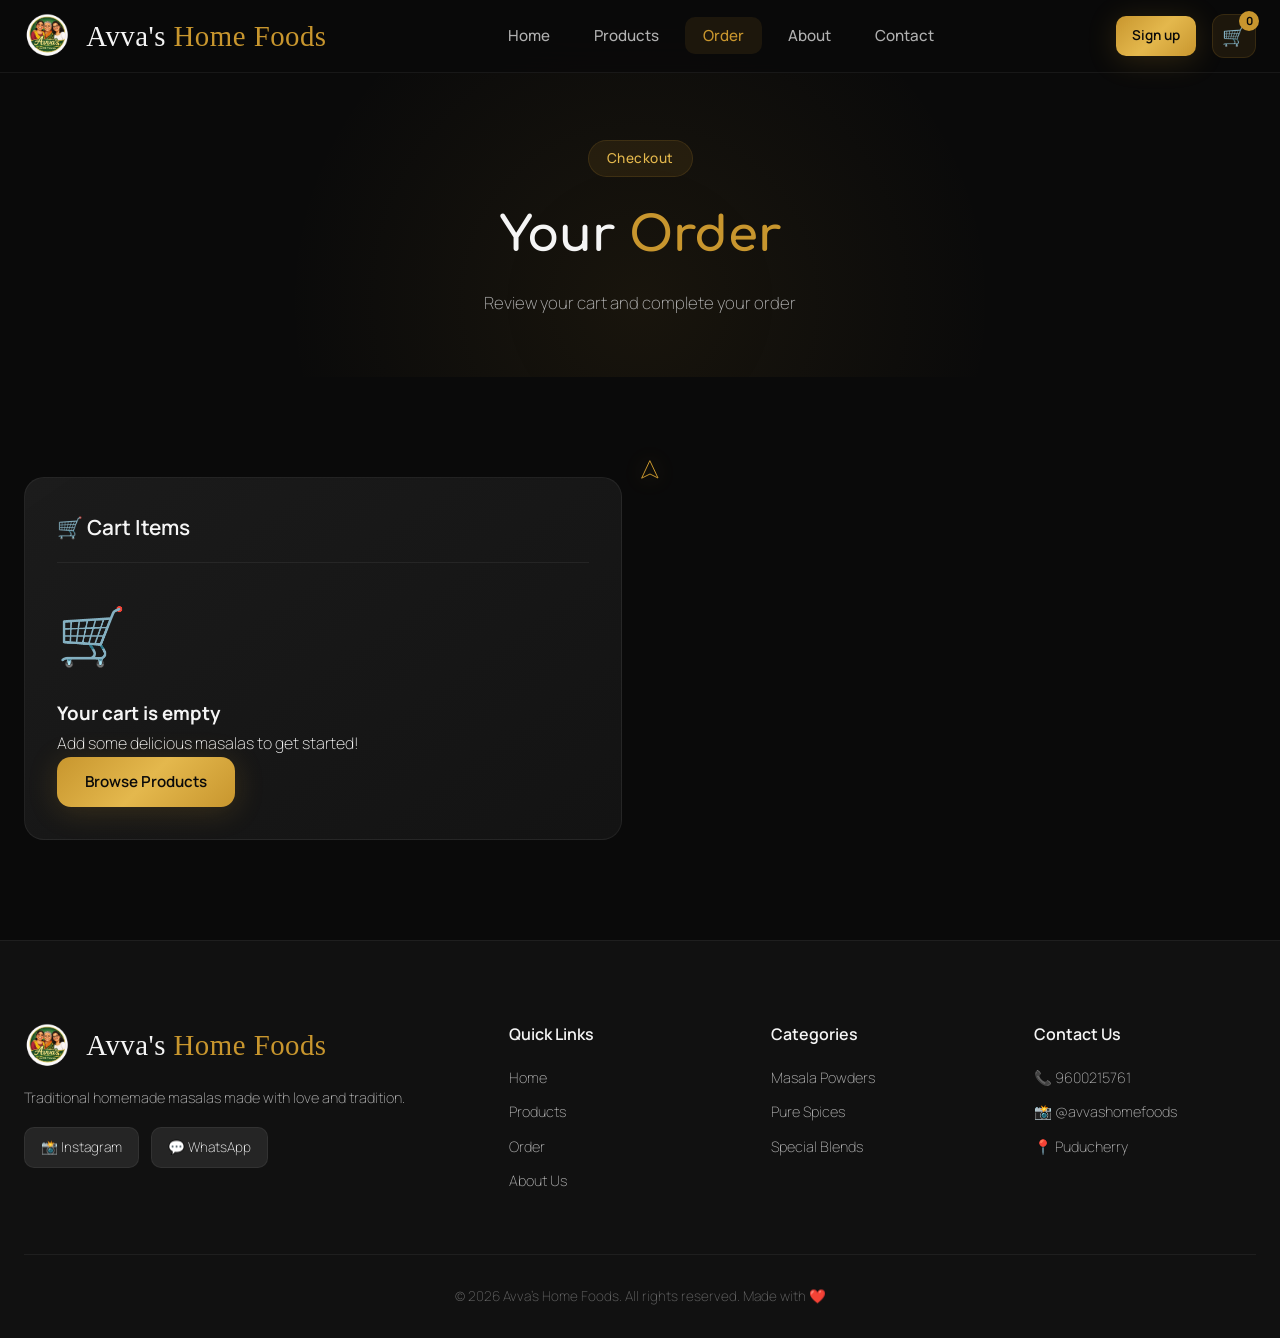
<file: frontend/order.html>
<!DOCTYPE html>
<html lang="en">

<head>
    <meta charset="UTF-8">
    <meta name="viewport" content="width=device-width, initial-scale=1.0">
    <title>Order | Avva's Home Foods</title>
    <meta name="description"
        content="Place your order for fresh, traditional homemade masalas. Easy checkout with Cash on Delivery.">
    <link rel="preconnect" href="https://fonts.googleapis.com">
    <link rel="preconnect" href="https://fonts.gstatic.com" crossorigin>
    <link
        href="https://fonts.googleapis.com/css2?family=Comfortaa:wght@400;500;600;700&family=Manrope:wght@300;400;500;600;700&family=Poppins:wght@400;500;600;700&display=swap"
        rel="stylesheet">
    <link rel="stylesheet" href="css/style.css?v=3">
    <link rel="stylesheet" href="css/cursor.css">
</head>

<body>

    <!-- Custom Cursor -->
    <div class="cursor">
        <svg viewBox="0 0 100 100" class="cursor-shape">
            <path d="M50 5 L90 90 L50 70 L10 90 Z" fill="none" stroke="#c8962e" stroke-width="5" stroke-linejoin="round"
                stroke-linecap="round" />
        </svg>
    </div>

    <!-- ==================== NAVIGATION ==================== -->
    <nav class="navbar" id="navbar">
        <div class="nav-container">
            <a href="index.html" class="nav-logo">
                <img src="images/logo.png" alt="Avva's Home Foods Logo" class="nav-logo-img">
                <span class="logo-text">Avva's <span class="highlight">Home Foods</span></span>
            </a>
            <ul class="nav-links" id="navLinks">
                <li><a href="index.html">Home</a></li>
                <li><a href="products.html">Products</a></li>
                <li><a href="order.html" class="active">Order</a></li>
                <li><a href="index.html#about">About</a></li>
                <li><a href="index.html#contact">Contact</a></li>
            </ul>
            <div class="nav-actions">
                <!-- Theme toggle removed to enforce Premium Dark Theme -->
                <div id="authActions">
                    <a href="signup.html" class="btn btn-primary btn-sm" id="loginBtn">Sign up</a>
                </div>
                <!-- User Profile Dropdown (Hidden by default) -->
                <div id="userProfile" style="display: none;">
                    <span id="userName" style="margin-right: 10px; font-weight: 500;">User</span>
                    <button id="logoutBtn" class="btn btn-outline btn-sm">Logout</button>
                </div>
                <a href="order.html" class="cart-btn" id="cartBtn">
                    <span class="cart-icon">🛒</span>
                    <span class="cart-count" id="cartCount">0</span>
                </a>
                <button class="mobile-menu-btn" id="mobileMenuBtn">
                    <span></span><span></span><span></span>
                </button>
            </div>
        </div>
    </nav>

    <!-- ==================== PAGE HEADER ==================== -->
    <section class="page-header">
        <div class="container">
            <span class="section-tag">Checkout</span>
            <h1 class="page-title">Your <span class="highlight">Order</span></h1>
            <p class="page-subtitle">Review your cart and complete your order</p>
        </div>
    </section>

    <!-- ==================== ORDER CONTENT ==================== -->
    <section class="section order-section">
        <div class="container">
            <div class="order-grid">
                <!-- Cart Items -->
                <div class="order-cart">
                    <div class="order-card">
                        <h3 class="order-card-title">🛒 Cart Items</h3>
                        <div class="cart-items" id="cartItems">
                            <!-- Cart items loaded via JS -->
                        </div>
                        <div class="cart-empty" id="cartEmpty">
                            <div class="empty-icon">🛒</div>
                            <h3>Your cart is empty</h3>
                            <p>Add some delicious masalas to get started!</p>
                            <a href="products.html" class="btn btn-primary">Browse Products</a>
                        </div>
                        <div class="cart-summary" id="cartSummary" style="display: none;">
                            <div class="summary-row">
                                <span>Subtotal</span>
                                <span id="subtotal">₹0</span>
                            </div>
                            <div class="summary-row">
                                <span>Delivery</span>
                                <span id="deliveryCharge">₹50</span>
                            </div>
                            <div class="summary-row summary-total">
                                <span>Total</span>
                                <span id="totalAmount">₹0</span>
                            </div>
                        </div>
                    </div>
                </div>

                <!-- Order Form -->
                <div class="order-form-wrapper" id="orderFormWrapper">
                    <div class="order-card">
                        <h3 class="order-card-title">📝 Delivery Details</h3>
                        <form class="order-form" id="orderForm">
                            <div class="form-group">
                                <label for="customerName">Full Name *</label>
                                <input type="text" id="customerName" name="customerName"
                                    placeholder="Enter your full name" required>
                            </div>
                            <div class="form-row">
                                <div class="form-group">
                                    <label for="email">Email *</label>
                                    <input type="email" id="email" name="email" placeholder="your@email.com" required>
                                </div>
                                <div class="form-group">
                                    <label for="phone">Phone Number *</label>
                                    <input type="tel" id="phone" name="phone" placeholder="Enter 10-digit number"
                                        required>
                                </div>
                            </div>
                            <div class="form-group">
                                <label for="address">Delivery Address *</label>
                                <textarea id="address" name="address" rows="3" placeholder="Enter your full address"
                                    required></textarea>
                            </div>
                            <div class="form-row">
                                <div class="form-group">
                                    <label for="city">City *</label>
                                    <input type="text" id="city" name="city" placeholder="City" required>
                                </div>
                                <div class="form-group">
                                    <label for="pincode">Pincode *</label>
                                    <input type="text" id="pincode" name="pincode" placeholder="6-digit pincode"
                                        required>
                                </div>
                            </div>
                            <div class="form-group">
                                <label>Payment Method</label>
                                <div class="payment-options">
                                    <label class="payment-option">
                                        <input type="radio" name="paymentMethod" value="COD" checked>
                                        <span class="payment-label">
                                            <span class="payment-icon">💵</span>
                                            <span>Cash on Delivery</span>
                                        </span>
                                    </label>
                                    <label class="payment-option">
                                        <input type="radio" name="paymentMethod" value="UPI">
                                        <span class="payment-label">
                                            <span class="payment-icon">📱</span>
                                            <span>UPI Payment</span>
                                        </span>
                                    </label>
                                </div>
                            </div>
                            <button type="submit" class="btn btn-primary btn-lg btn-full" id="placeOrderBtn">
                                <span>Place Order</span>
                                <span class="btn-arrow">→</span>
                            </button>
                        </form>
                    </div>
                </div>
            </div>
        </div>
    </section>

    <!-- ==================== ORDER SUCCESS MODAL ==================== -->
    <div class="modal-overlay" id="orderSuccessModal">
        <div class="modal-card">
            <div class="modal-icon">🎉</div>
            <h2>Order Placed Successfully!</h2>
            <p class="modal-text">Thank you for your order. We'll prepare your fresh masalas and deliver them soon.</p>
            <div class="modal-order-id">
                Order ID: <strong id="modalOrderId">#AVH-001</strong>
            </div>
            <p class="modal-note">You will receive a confirmation on WhatsApp shortly.</p>
            <div class="modal-actions">
                <a href="index.html" class="btn btn-primary">Back to Home</a>
                <a href="products.html" class="btn btn-outline">Continue Shopping</a>
            </div>
        </div>
    </div>

    <!-- ==================== FOOTER ==================== -->
    <footer class="footer">
        <div class="container">
            <div class="footer-grid">
                <div class="footer-brand">
                    <a href="index.html" class="nav-logo" style="margin-bottom: 16px;">
                        <img src="images/logo.png" alt="Avva's Home Foods Logo" class="nav-logo-img">
                        <span class="logo-text">Avva's <span class="highlight">Home Foods</span></span>
                    </a>
                    <p>Traditional homemade masalas made with love and tradition.</p>
                    <div class="footer-social">
                        <a href="https://www.instagram.com/avvashomefoods" target="_blank" class="social-link">📸
                            Instagram</a>
                        <a href="https://wa.me/919600215761" target="_blank" class="social-link">💬 WhatsApp</a>
                    </div>
                </div>
                <div class="footer-links-col">
                    <h4>Quick Links</h4>
                    <a href="index.html">Home</a>
                    <a href="products.html">Products</a>
                    <a href="order.html">Order</a>
                    <a href="index.html#about">About Us</a>
                </div>
                <div class="footer-links-col">
                    <h4>Categories</h4>
                    <a href="products.html">Masala Powders</a>
                    <a href="products.html">Pure Spices</a>
                    <a href="products.html">Special Blends</a>
                </div>
                <div class="footer-links-col">
                    <h4>Contact Us</h4>
                    <p>📞 9600215761</p>
                    <p>📸 @avvashomefoods</p>
                    <p>📍 Puducherry</p>
                </div>
            </div>
            <div class="footer-bottom">
                <p>&copy; 2026 Avva's Home Foods. All rights reserved. Made with ❤️</p>
            </div>
        </div>
    </footer>

    <script src="js/app.js"></script>
    <script src="js/cursor.js"></script>
    <script>
        document.addEventListener('DOMContentLoaded', () => {
            loadCartPage();
        });
    </script>
</body>

</html>
</file>
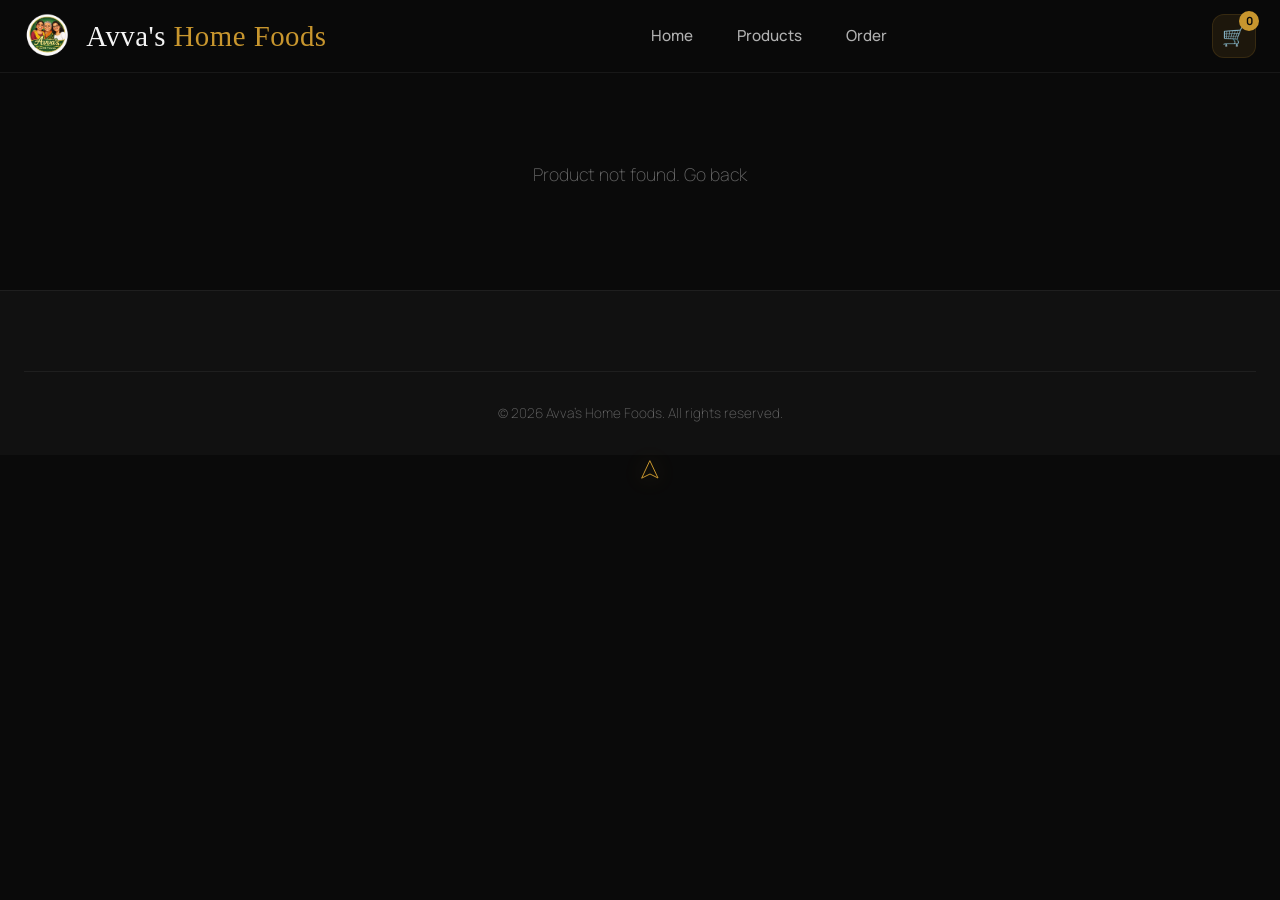
<file: frontend/product-details.html>
<!DOCTYPE html>
<html lang="en">

<head>
    <meta charset="UTF-8">
    <meta name="viewport" content="width=device-width, initial-scale=1.0">
    <title>Product Details | Avva's Home Foods</title>
    <link
        href="https://fonts.googleapis.com/css2?family=Comfortaa:wght@400;500;600;700&family=Manrope:wght@300;400;500;600;700&family=Poppins:wght@400;500;600;700&display=swap"
        rel="stylesheet">
    <link rel="stylesheet" href="css/style.css?v=3">
    <link rel="stylesheet" href="css/cursor.css">
    <style>
        /* Product Details Specific Styles */
        .product-details-container {
            padding: 120px 0 60px;
        }

        .product-details-grid {
            display: grid;
            grid-template-columns: 1fr 1fr;
            gap: 60px;
            margin-bottom: 80px;
            align-items: center;
            /* Vertically center image and details */
        }

        .pd-image-wrapper {
            background: transparent;
            /* Removed ash background */
            padding: 0;
            /* Removed padding to maximize space */
            text-align: center;
            border: none;
            /* Removed border */
        }

        .pd-image {
            width: 100%;
            max-width: 600px;
            /* Increased from 400px */
            border-radius: 20px;
            box-shadow: var(--shadow-lg);
            margin: 0 auto;
            display: block;
        }

        .pd-info {
            display: flex;
            flex-direction: column;
            justify-content: center;
        }

        .pd-title {
            font-family: var(--font-display);
            font-size: 3rem;
            margin-bottom: 16px;
            color: var(--primary);
        }

        .pd-rating {
            display: flex;
            align-items: center;
            gap: 10px;
            margin-bottom: 24px;
            font-size: 1.1rem;
        }

        .pd-price {
            font-size: 2rem;
            font-weight: 700;
            color: var(--text-primary);
            margin-bottom: 24px;
            font-family: var(--font-body);
        }

        .pd-description {
            font-size: 1.05rem;
            line-height: 1.8;
            color: var(--text-secondary);
            margin-bottom: 30px;
        }

        .pd-actions {
            display: flex;
            gap: 20px;
            align-items: center;
            margin-top: 20px;
        }

        /* Reviews Section */
        .reviews-section {
            background: var(--bg-card);
            padding: 60px;
            border-radius: 30px;
            border: 1px solid var(--border-subtle);
        }

        .reviews-header {
            display: flex;
            justify-content: space-between;
            align-items: center;
            margin-bottom: 40px;
            border-bottom: 1px solid var(--border-subtle);
            padding-bottom: 20px;
        }

        .review-list {
            display: flex;
            flex-direction: column;
            gap: 30px;
        }

        .review-item {
            background: var(--bg-elevated);
            padding: 24px;
            border-radius: 16px;
            border: 1px solid var(--border-light);
        }

        .review-header {
            display: flex;
            justify-content: space-between;
            margin-bottom: 12px;
        }

        .reviewer-name {
            font-weight: 700;
            color: var(--primary);
        }

        .review-date {
            font-size: 0.85rem;
            color: var(--text-muted);
        }

        /* Responsive */
        @media (max-width: 768px) {
            .product-details-grid {
                grid-template-columns: 1fr;
                gap: 40px;
            }

            .pd-title {
                font-size: 2rem;
            }

            .reviews-section {
                padding: 30px;
            }
        }
    </style>
</head>

<body>

    <!-- Custom Cursor -->
    <div class="cursor">
        <svg viewBox="0 0 100 100" class="cursor-shape">
            <path d="M50 5 L90 90 L50 70 L10 90 Z" fill="none" stroke="#c8962e" stroke-width="5" stroke-linejoin="round"
                stroke-linecap="round" />
        </svg>
    </div>

    <!--Navigation (Same as other pages) -->
    <nav class="navbar" id="navbar">
        <div class="nav-container">
            <a href="index.html" class="nav-logo">
                <img src="images/logo.png" alt="Avva's Home Foods Logo" class="nav-logo-img">
                <span class="logo-text">Avva's <span class="highlight">Home Foods</span></span>
            </a>
            <ul class="nav-links" id="navLinks">
                <li><a href="index.html">Home</a></li>
                <li><a href="products.html">Products</a></li>
                <li><a href="order.html">Order</a></li>
            </ul>
            <div class="nav-actions">
                <a href="order.html" class="cart-btn" id="cartBtn">
                    <span class="cart-icon">🛒</span>
                    <span class="cart-count" id="cartCount">0</span>
                </a>
                <button class="mobile-menu-btn" id="mobileMenuBtn">
                    <span></span><span></span><span></span>
                </button>
            </div>
        </div>
    </nav>

    <div class="product-details-container" id="productContainer">
        <!-- Content loaded via JS -->
        <div class="loading-reviews">Loading product details...</div>
    </div>

    <!-- Sticky Bottom Cart Bar (Mobile Only) -->
    <div class="sticky-cart-bar mobile-only" id="stickyCartBar" style="display: none;">
        <div class="sticky-price-info">
            <span class="sticky-price" id="stickyPrice">₹0</span>
            <span class="sticky-weight" id="stickyWeight"></span>
        </div>
        <button class="btn btn-primary btn-full" id="stickyAddBtn" onclick="handleStickyAddToCart()">Add to
            Cart</button>
        <div class="qty-control" id="stickyQtyControl" style="display: none; width: 120px;">
            <button class="qty-btn-card" onclick="adjustStickyQty(-1)">-</button>
            <span class="qty-val-card" id="stickyQty">1</span>
            <button class="qty-btn-card" onclick="adjustStickyQty(1)">+</button>
        </div>
    </div>

    <!-- Review Form Modal -->
    <div class="modal-overlay" id="reviewModal">
        <div class="modal-card">
            <div class="modal-header">
                <h3>Write a Review</h3>
                <button class="close-modal" onclick="closeReviewModal()">×</button>
            </div>
            <form id="reviewFormModal">
                <input type="hidden" id="modalProductId">
                <div class="form-group">
                    <label>Rating</label>
                    <div class="star-rating" style="justify-content: center;">
                        <input type="radio" id="m-star5" name="rating" value="5" /><label for="m-star5">★</label>
                        <input type="radio" id="m-star4" name="rating" value="4" /><label for="m-star4">★</label>
                        <input type="radio" id="m-star3" name="rating" value="3" /><label for="m-star3">★</label>
                        <input type="radio" id="m-star2" name="rating" value="2" /><label for="m-star2">★</label>
                        <input type="radio" id="m-star1" name="rating" value="1" /><label for="m-star1">★</label>
                    </div>
                </div>
                <div class="form-group">
                    <input type="text" id="modalReviewerName" class="form-input" placeholder="Your Name" required>
                </div>
                <div class="form-group">
                    <textarea id="modalReviewComment" class="form-input" rows="3" placeholder="How was the product?"
                        required></textarea>
                </div>
                <button type="submit" class="btn btn-primary btn-full">Submit Review</button>
            </form>
        </div>
    </div>
    <!-- Footer -->
    <footer class="footer">
        <div class="container">
            <div class="footer-bottom">
                <p>&copy; 2026 Avva's Home Foods. All rights reserved.</p>
            </div>
        </div>
    </footer>

    <script src="js/app.js"></script>
    <script src="js/cursor.js"></script>
    <script src="js/product-details.js"></script>
</body>

</html>
</file>
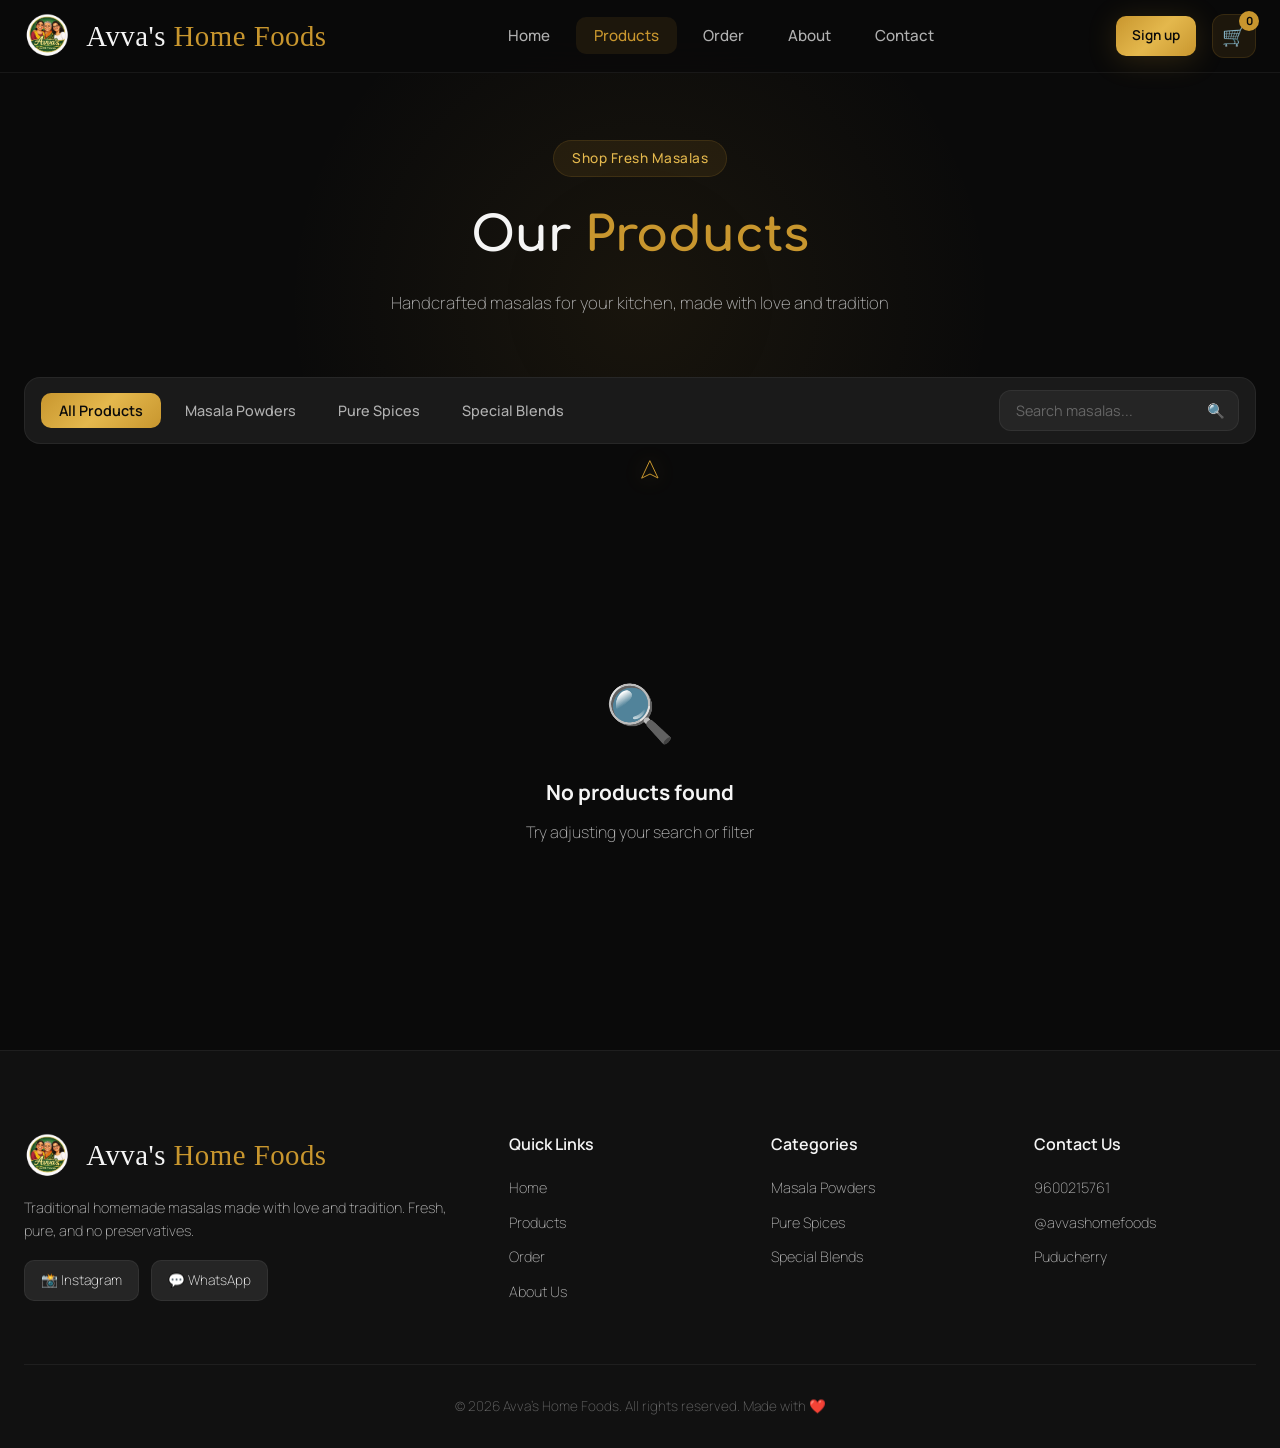
<file: frontend/products.html>
<!DOCTYPE html>
<html lang="en">

<head>
    <meta charset="UTF-8">
    <meta name="viewport" content="width=device-width, initial-scale=1.0">
    <title>Products | Avva's Home Foods</title>
    <meta name="description"
        content="Browse our range of traditional homemade masalas and spice powders. Fresh, Pure, No Preservatives.">
    <link rel="preconnect" href="https://fonts.googleapis.com">
    <link rel="preconnect" href="https://fonts.gstatic.com" crossorigin>
    <link
        href="https://fonts.googleapis.com/css2?family=Comfortaa:wght@400;500;600;700&family=Manrope:wght@300;400;500;600;700&family=Poppins:wght@400;500;600;700&display=swap"
        rel="stylesheet">
    <link rel="stylesheet" href="css/style.css?v=3">
    <link rel="stylesheet" href="css/cursor.css">
</head>

<body>

    <!-- Custom Cursor -->
    <div class="cursor">
        <svg viewBox="0 0 100 100" class="cursor-shape">
            <path d="M50 5 L90 90 L50 70 L10 90 Z" fill="none" stroke="#c8962e" stroke-width="5" stroke-linejoin="round"
                stroke-linecap="round" />
        </svg>
    </div>

    <!-- ==================== NAVIGATION ==================== -->
    <nav class="navbar" id="navbar">
        <div class="nav-container">
            <a href="index.html" class="nav-logo">
                <img src="images/logo.png" alt="Avva's Home Foods Logo" class="nav-logo-img">
                <span class="logo-text">Avva's <span class="highlight">Home Foods</span></span>
            </a>
            <ul class="nav-links" id="navLinks">
                <li><a href="index.html">Home</a></li>
                <li><a href="products.html" class="active">Products</a></li>
                <li><a href="order.html">Order</a></li>
                <li><a href="index.html#about">About</a></li>
                <li><a href="index.html#contact">Contact</a></li>
            </ul>
            <div class="nav-actions">
                <!-- Theme toggle removed to enforce Premium Dark Theme -->
                <div id="authActions">
                    <a href="signup.html" class="btn btn-primary btn-sm" id="loginBtn">Sign up</a>
                </div>
                <!-- User Profile Dropdown (Hidden by default) -->
                <div id="userProfile" style="display: none;">
                    <span id="userName" style="margin-right: 10px; font-weight: 500;">User</span>
                    <button id="logoutBtn" class="btn btn-outline btn-sm">Logout</button>
                </div>
                <a href="order.html" class="cart-btn" id="cartBtn">
                    <span class="cart-icon">🛒</span>
                    <span class="cart-count" id="cartCount">0</span>
                </a>
                <button class="mobile-menu-btn" id="mobileMenuBtn">
                    <span></span><span></span><span></span>
                </button>
            </div>
        </div>
    </nav>

    <!-- ==================== PAGE HEADER ==================== -->
    <section class="page-header">
        <div class="container">
            <span class="section-tag">Shop Fresh Masalas</span>
            <h1 class="page-title">Our <span class="highlight">Products</span></h1>
            <p class="page-subtitle">Handcrafted masalas for your kitchen, made with love and tradition</p>
        </div>
    </section>

    <!-- ==================== FILTERS ==================== -->
    <section class="filters-section">
        <div class="container">
            <div class="filters-bar">
                <div class="filter-tabs" id="filterTabs">
                    <button class="filter-tab active" data-category="all">All Products</button>
                    <button class="filter-tab" data-category="Masala Powders">Masala Powders</button>
                    <button class="filter-tab" data-category="Pure Spices">Pure Spices</button>
                    <button class="filter-tab" data-category="Special Blends">Special Blends</button>
                </div>
                <div class="search-box">
                    <input type="text" placeholder="Search masalas..." id="searchInput" class="search-input">
                    <span class="search-icon">🔍</span>
                </div>
            </div>
        </div>
    </section>

    <!-- ==================== PRODUCTS GRID ==================== -->
    <section class="section products-section">
        <div class="container">
            <div class="products-grid products-grid-full" id="productsGrid">
                <!-- Products loaded via JS -->
            </div>
            <div class="empty-state" id="emptyState" style="display: none;">
                <div class="empty-icon">🔍</div>
                <h3>No products found</h3>
                <p>Try adjusting your search or filter</p>
            </div>
        </div>
    </section>

    <!-- ==================== FOOTER ==================== -->
    <footer class="footer">
        <div class="container">
            <div class="footer-grid">
                <div class="footer-brand">
                    <a href="index.html" class="nav-logo" style="margin-bottom: 16px;">
                        <img src="images/logo.png" alt="Avva's Home Foods Logo" class="nav-logo-img">
                        <span class="logo-text">Avva's <span class="highlight">Home Foods</span></span>
                    </a>
                    <p>Traditional homemade masalas made with love and tradition. Fresh, pure, and no preservatives.</p>
                    <div class="footer-social">
                        <a href="https://www.instagram.com/avvashomefoods" target="_blank" class="social-link">📸
                            Instagram</a>
                        <a href="https://wa.me/919600215761" target="_blank" class="social-link">💬 WhatsApp</a>
                    </div>
                </div>
                <div class="footer-links-col">
                    <h4>Quick Links</h4>
                    <a href="index.html">Home</a>
                    <a href="products.html">Products</a>
                    <a href="order.html">Order</a>
                    <a href="index.html#about">About Us</a>
                </div>
                <div class="footer-links-col">
                    <h4>Categories</h4>
                    <a href="products.html">Masala Powders</a>
                    <a href="products.html">Pure Spices</a>
                    <a href="products.html">Special Blends</a>
                </div>
                <div class="footer-links-col">
                    <h4>Contact Us</h4>
                    <p>9600215761</p>
                    <p>@avvashomefoods</p>
                    <p>Puducherry</p>
                </div>
            </div>
            <div class="footer-bottom">
                <p>&copy; 2026 Avva's Home Foods. All rights reserved. Made with ❤️</p>
            </div>
        </div>
    </footer>

    <script src="js/app.js"></script>
    <script src="js/cursor.js"></script>
    <script>
        document.addEventListener('DOMContentLoaded', () => {
            loadAllProducts();
        });
    </script>
</body>

</html>
</file>
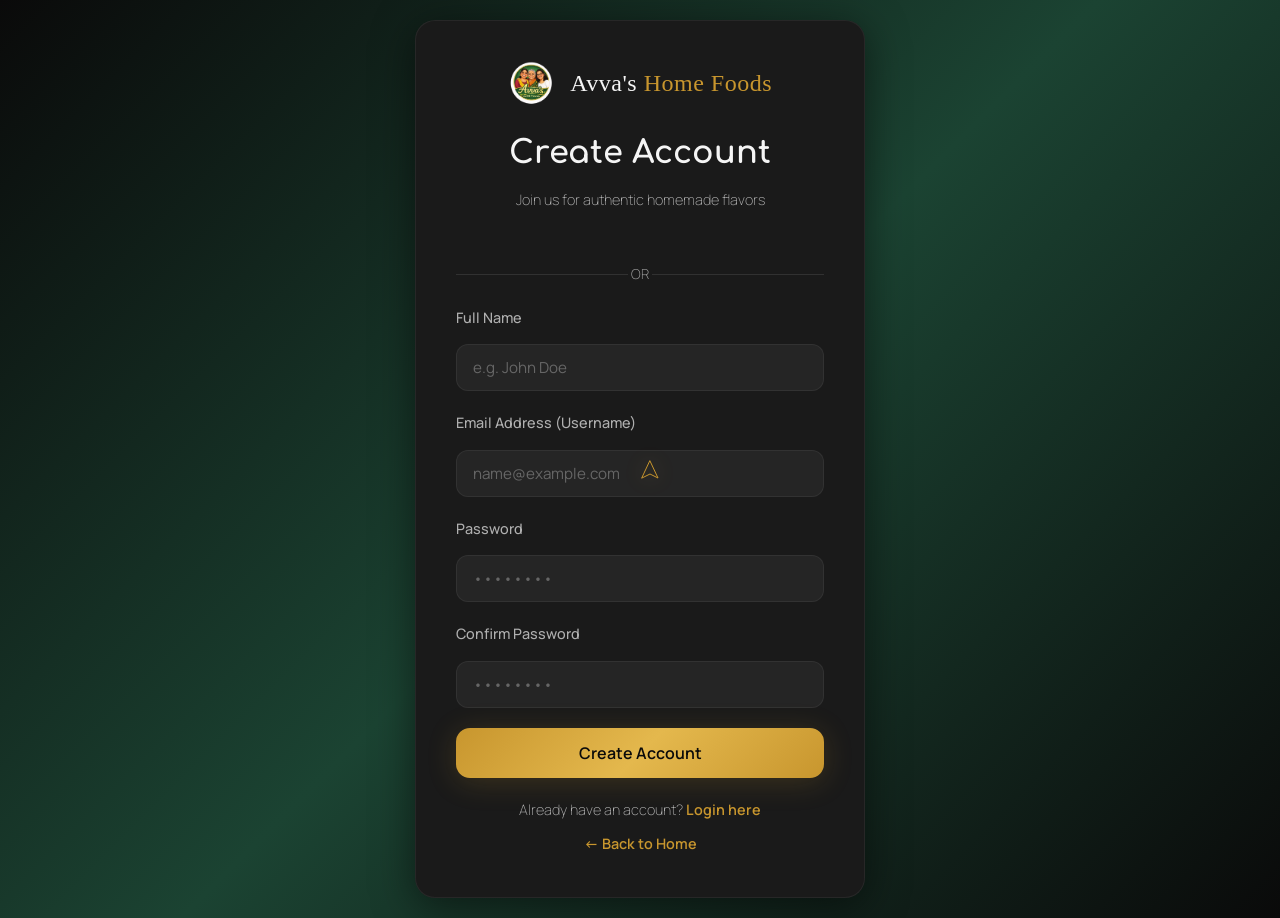
<file: frontend/signup.html>
<!DOCTYPE html>
<html lang="en">

<head>
    <meta charset="UTF-8">
    <meta name="viewport" content="width=device-width, initial-scale=1.0">
    <title>Sign Up - Avva's Home Foods</title>
    <link
        href="https://fonts.googleapis.com/css2?family=Comfortaa:wght@400;500;600;700&family=Manrope:wght@300;400;500;600;700&family=Poppins:wght@400;500;600;700&display=swap"
        rel="stylesheet">
    <link rel="stylesheet" href="css/style.css?v=3">
    <link rel="stylesheet" href="css/cursor.css">
    <script src="https://accounts.google.com/gsi/client" async defer></script>
    <style>
        .auth-container {
            min-height: 100vh;
            display: flex;
            align-items: center;
            justify-content: center;
            background: var(--gradient-hero);
            padding: 20px;
        }

        .auth-card {
            background: var(--bg-card);
            border: 1px solid var(--border-subtle);
            border-radius: var(--card-radius);
            padding: 40px;
            width: 100%;
            max-width: 450px;
            box-shadow: var(--shadow-lg);
            backdrop-filter: var(--glass-blur);
            transition: var(--transition-normal);
        }

        @media (max-width: 480px) {
            .auth-card {
                padding: 30px 20px;
            }

            .auth-title {
                font-size: 1.75rem;
            }
        }

        .auth-header {
            text-align: center;
            margin-bottom: 30px;
        }

        .auth-logo {
            height: 60px;
            margin-bottom: 15px;
        }

        .auth-title {
            font-family: var(--font-display);
            font-size: 2rem;
            margin-bottom: 8px;
            color: var(--text-primary);
        }

        .auth-subtitle {
            color: var(--text-secondary);
            font-size: 0.9rem;
        }

        .form-group {
            margin-bottom: 20px;
        }

        .form-label {
            display: block;
            margin-bottom: 8px;
            color: var(--text-primary);
            font-weight: 500;
            font-size: 0.9rem;
        }

        .form-input {
            width: 100%;
            padding: 12px;
            background: var(--bg-elevated);
            border: 1px solid var(--border-light);
            border-radius: 10px;
            color: var(--text-primary);
            font-family: var(--font-body);
            transition: var(--transition-fast);
        }

        .form-input:focus {
            outline: none;
            border-color: var(--primary);
            box-shadow: 0 0 0 2px var(--primary-glow);
        }

        .auth-footer {
            margin-top: 24px;
            text-align: center;
            font-size: 0.9rem;
            color: var(--text-secondary);
        }

        .auth-link {
            color: var(--primary);
            font-weight: 600;
        }

        .error-message {
            color: #ff6b6b;
            font-size: 0.85rem;
            margin-bottom: 15px;
            display: none;
            text-align: center;
        }

        .separator {
            display: flex;
            align-items: center;
            text-align: center;
            margin: 20px 0;
            color: var(--text-secondary);
            font-size: 0.85rem;
        }

        .separator::before,
        .separator::after {
            content: '';
            flex: 1;
            border-bottom: 1px solid var(--border-light);
        }

        .separator:not(:empty)::before {
            margin-right: .25em;
        }

        .separator:not(:empty)::after {
            margin-left: .25em;
        }

        .btn-google {
            background: white;
            color: #333;
            border: 1px solid #ddd;
            display: flex;
            align-items: center;
            justify-content: center;
            gap: 10px;
            font-weight: 500;
            margin-bottom: 15px;
        }

        .btn-google:hover {
            background: #f8f8f8;
            border-color: #ccc;
        }

        #google-signup-button {
            margin-bottom: 15px;
            display: flex;
            justify-content: center;
        }
    </style>
</head>

<body>

    <!-- Custom Cursor -->
    <div class="cursor">
        <svg viewBox="0 0 100 100" class="cursor-shape">
            <path d="M50 5 L90 90 L50 70 L10 90 Z" fill="none" stroke="#c8962e" stroke-width="5" stroke-linejoin="round"
                stroke-linecap="round" />
        </svg>
    </div>

    <div class="auth-container">
        <div class="auth-card">
            <div class="auth-header">
                <div
                    style="display: flex; align-items: center; justify-content: center; gap: 12px; margin-bottom: 20px; flex-wrap: wrap;">
                    <img src="images/logo.png" alt="Logo" class="auth-logo" style="margin-bottom: 0; height: 45px;">
                    <span class="logo-text" style="font-size: 1.5rem;">Avva's <span class="highlight">Home
                            Foods</span></span>
                </div>
                <h1 class="auth-title">Create Account</h1>
                <p class="auth-subtitle">Join us for authentic homemade flavors</p>
            </div>

            <div id="google-signup-button"></div>

            <div class="separator">OR</div>

            <form id="signupForm">
                <div class="error-message" id="signupError">Error registering user</div>

                <div class="form-group">
                    <label class="form-label">Full Name</label>
                    <input type="text" class="form-input" id="fullName" required placeholder="e.g. John Doe">
                </div>

                <div class="form-group">
                    <label class="form-label">Email Address (Username)</label>
                    <input type="email" class="form-input" id="signupEmail" required placeholder="name@example.com">
                </div>

                <div class="form-group">
                    <label class="form-label">Password</label>
                    <input type="password" class="form-input" id="signupPassword" required placeholder="••••••••">
                </div>

                <div class="form-group">
                    <label class="form-label">Confirm Password</label>
                    <input type="password" class="form-input" id="confirmPassword" required placeholder="••••••••">
                </div>

                <button type="submit" class="btn btn-primary btn-full btn-lg">Create Account</button>
            </form>

            <div class="auth-footer" style="margin-top: 20px;">
                Already have an account? <a href="login.html" class="auth-link">Login here</a>
            </div>

            <div class="auth-footer" style="margin-top: 10px;">
                <a href="index.html" class="auth-link">← Back to Home</a>
            </div>
        </div>
    </div>

    <script>
        const API_BASE = 'http://localhost:8080/api/auth';

        // Initialize Google Sign-In
        window.onload = async function () {
            try {
                const configRes = await fetch(`${API_BASE}/google-client-id`);
                const { clientId } = await configRes.json();

                if (!clientId) throw new Error('Client ID not found');

                google.accounts.id.initialize({
                    client_id: clientId,
                    callback: handleGoogleSignUp
                });

                const buttonWidth = window.innerWidth < 400 ? window.innerWidth - 80 : 350;

                google.accounts.id.renderButton(
                    document.getElementById('google-signup-button'),
                    {
                        theme: 'outline',
                        size: 'large',
                        width: buttonWidth,
                        text: 'signup_with'
                    }
                );
            } catch (error) {
                console.error('Error loading Google config:', error);
            }
        };

        async function handleGoogleSignUp(response) {
            const errorDiv = document.getElementById('signupError');
            errorDiv.style.display = 'none';

            try {
                const res = await fetch(`${API_BASE}/google-login`, {
                    method: 'POST',
                    headers: { 'Content-Type': 'application/json' },
                    body: JSON.stringify({ credential: response.credential })
                });

                if (res.ok) {
                    const data = await res.json();
                    localStorage.setItem('user', JSON.stringify(data));
                    window.location.href = 'index.html';
                } else {
                    const errorText = await res.text();
                    errorDiv.textContent = errorText || 'Google Sign-Up failed';
                    errorDiv.style.display = 'block';
                }
            } catch (error) {
                console.error('Google Sign-Up error:', error);
                errorDiv.textContent = 'Error connecting to server';
                errorDiv.style.display = 'block';
            }
        }

        document.getElementById('signupForm').addEventListener('submit', async (e) => {
            e.preventDefault();
            const name = document.getElementById('fullName').value;
            const username = document.getElementById('signupEmail').value;
            const password = document.getElementById('signupPassword').value;
            const confirmPassword = document.getElementById('confirmPassword').value;
            const errorDiv = document.getElementById('signupError');

            errorDiv.style.display = 'none';

            if (password !== confirmPassword) {
                errorDiv.textContent = 'Passwords do not match!';
                errorDiv.style.display = 'block';
                return;
            }

            try {
                const response = await fetch(`${API_BASE}/register`, {
                    method: 'POST',
                    headers: { 'Content-Type': 'application/json' },
                    body: JSON.stringify({
                        username: username,
                        password: password,
                        name: name
                    })
                });

                if (response.ok) {
                    // alert('Registration Successful! Please login.');
                    window.location.href = 'login.html';
                } else {
                    const errorText = await response.text();
                    errorDiv.textContent = errorText || 'Registration failed. Try a different email.';
                    errorDiv.style.display = 'block';
                }
            } catch (error) {
                console.error(error);
                errorDiv.textContent = 'Server error. Please try again later.';
                errorDiv.style.display = 'block';
            }
        });
    </script>
    <script src="js/cursor.js"></script>
</body>

</html>
</file>
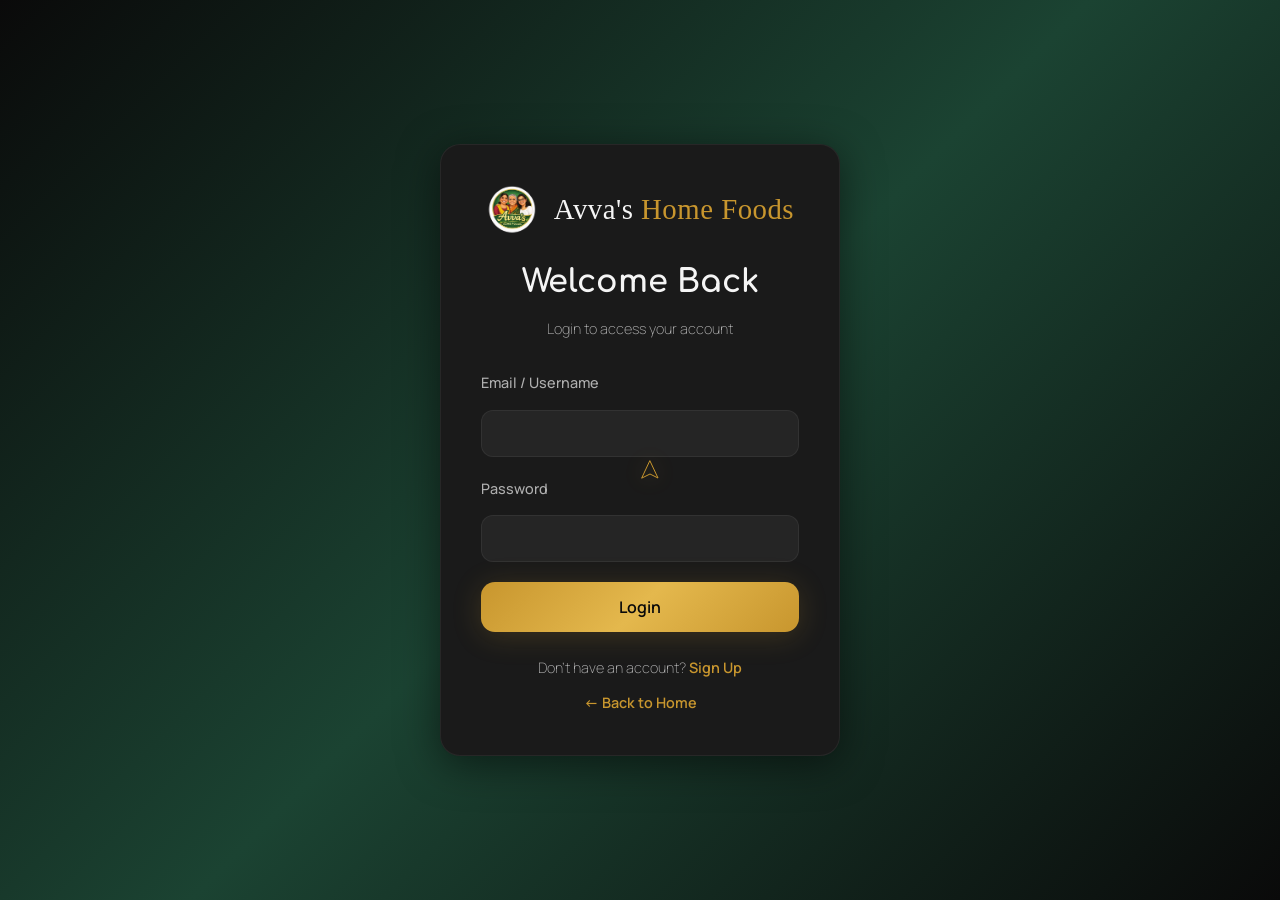
<file: frontend/user_login.html>
<!DOCTYPE html>
<html lang="en">

<head>
    <meta charset="UTF-8">
    <meta name="viewport" content="width=device-width, initial-scale=1.0">
    <title>Login - Avva's Home Foods</title>
    <link
        href="https://fonts.googleapis.com/css2?family=Comfortaa:wght@400;500;600;700&family=Manrope:wght@300;400;500;600;700&family=Poppins:wght@400;500;600;700&display=swap"
        rel="stylesheet">
    <link rel="stylesheet" href="css/style.css?v=3">
    <link rel="stylesheet" href="css/cursor.css">
    <style>
        .auth-container {
            min-height: 100vh;
            display: flex;
            align-items: center;
            justify-content: center;
            background: var(--gradient-hero);
            padding: 20px;
        }

        .auth-card {
            background: var(--bg-card);
            border: 1px solid var(--border-subtle);
            border-radius: var(--card-radius);
            padding: 40px;
            width: 100%;
            max-width: 400px;
            box-shadow: var(--shadow-lg);
            backdrop-filter: var(--glass-blur);
        }

        .auth-header {
            text-align: center;
            margin-bottom: 30px;
        }

        .auth-logo {
            height: 60px;
            margin-bottom: 15px;
        }

        .auth-title {
            font-family: var(--font-display);
            font-size: 2rem;
            margin-bottom: 8px;
            color: var(--text-primary);
        }

        .auth-subtitle {
            color: var(--text-secondary);
            font-size: 0.9rem;
        }

        .form-group {
            margin-bottom: 20px;
        }

        .form-label {
            display: block;
            margin-bottom: 8px;
            color: var(--text-primary);
            font-weight: 500;
            font-size: 0.9rem;
        }

        .form-input {
            width: 100%;
            padding: 12px;
            background: var(--bg-elevated);
            border: 1px solid var(--border-light);
            border-radius: 10px;
            color: var(--text-primary);
        }

        .auth-footer {
            margin-top: 24px;
            text-align: center;
            font-size: 0.9rem;
            color: var(--text-secondary);
        }

        .auth-link {
            color: var(--primary);
            font-weight: 600;
        }

        .error-message {
            color: #ff6b6b;
            font-size: 0.85rem;
            margin-bottom: 15px;
            display: none;
            text-align: center;
        }
    </style>
</head>

<body>

    <!-- Custom Cursor -->
    <div class="cursor">
        <svg viewBox="0 0 100 100" class="cursor-shape">
            <path d="M50 5 L90 90 L50 70 L10 90 Z" fill="none" stroke="#c8962e" stroke-width="5" stroke-linejoin="round"
                stroke-linecap="round" />
        </svg>
    </div>
    <div class="auth-container">
        <div class="auth-card">
            <div class="auth-header">
                <div
                    style="display: flex; align-items: center; justify-content: center; gap: 12px; margin-bottom: 20px; flex-wrap: nowrap;">
                    <img src="images/logo.png" alt="Logo" class="auth-logo" style="margin-bottom: 0; height: 50px;">
                    <span class="logo-text" style="font-size: 1.8rem; white-space: nowrap;">Avva's <span
                            class="highlight">Home Foods</span></span>
                </div>
                <h1 class="auth-title">Welcome Back</h1>
                <p class="auth-subtitle">Login to access your account</p>
            </div>

            <form id="loginForm">
                <div class="error-message" id="loginError">Invalid username or password</div>
                <div class="form-group">
                    <label class="form-label">Email / Username</label>
                    <input type="text" class="form-input" id="username" required>
                </div>
                <div class="form-group">
                    <label class="form-label">Password</label>
                    <input type="password" class="form-input" id="password" required>
                </div>
                <button type="submit" class="btn btn-primary btn-full btn-lg">Login</button>
            </form>

            <div class="auth-footer">
                Don't have an account? <a href="#" onclick="toggleAuthMode()" class="auth-link">Sign Up</a>
            </div>
            <div class="auth-footer" style="margin-top: 10px;">
                <a href="index.html" class="auth-link">← Back to Home</a>
            </div>
        </div>
    </div>

    <script>
        const API_BASE = 'http://localhost:8080/api/auth';

        document.getElementById('loginForm').addEventListener('submit', async (e) => {
            e.preventDefault();

            // Standard User Login
            const username = document.getElementById('username').value;
            const password = document.getElementById('password').value;
            const errorDiv = document.getElementById('loginError');
            errorDiv.style.display = 'none';

            try {
                const response = await fetch(`${API_BASE}/login`, {
                    method: 'POST',
                    headers: { 'Content-Type': 'application/json' },
                    body: JSON.stringify({ username, password })
                });

                if (response.ok) {
                    const data = await response.json();
                    localStorage.setItem('user', JSON.stringify(data));
                    window.location.href = 'index.html';
                } else {
                    errorDiv.textContent = 'Invalid username or password';
                    errorDiv.style.display = 'block';
                }
            } catch (error) {
                errorDiv.textContent = 'Login failed.';
                errorDiv.style.display = 'block';
            }
        });

        function toggleAuthMode() {
            const title = document.querySelector('.auth-title');
            const btn = document.querySelector('.btn-primary');
            const footer = document.querySelector('.auth-footer');

            if (title.textContent === 'Welcome Back') {
                title.textContent = 'Create Account';
                btn.textContent = 'Sign Up';
                footer.innerHTML = 'Already have an account? <a href="#" onclick="toggleAuthMode()" class="auth-link">Login</a>';
                document.getElementById('loginForm').onsubmit = handleRegister;
            } else {
                title.textContent = 'Welcome Back';
                btn.textContent = 'Login';
                footer.innerHTML = 'Don\'t have an account? <a href="#" onclick="toggleAuthMode()" class="auth-link">Sign Up</a>';
                window.location.reload();
            }
        }

        async function handleRegister(e) {
            e.preventDefault();
            const username = document.getElementById('username').value;
            const password = document.getElementById('password').value;

            // Standard User Registration
            try {
                const response = await fetch(`${API_BASE}/register`, {
                    method: 'POST',
                    headers: { 'Content-Type': 'application/json' },
                    body: JSON.stringify({
                        username,
                        password,
                        name: username.split('@')[0],
                        role: 'USER'
                    })
                });

                if (response.ok) {
                    alert('Registration successful! Please login.');
                    window.location.reload();
                } else {
                    alert('Registration failed');
                }
            } catch (error) {
                alert('Connection error');
            }
        }
    </script>
    <script src="js/cursor.js"></script>
</body>

</html>
</file>
<file: frontend/css/style.css>
/* =============================================
   AVVA'S HOME FOODS — Premium Design System
   Color Palette: Deep greens, warm golds, rich browns
   ============================================= */

/* --- CSS Custom Properties (Design Tokens) --- */
:root {
    /* Primary Colors */
    --primary: #c8962e;
    --primary-light: #e4b84d;
    --primary-dark: #9a7322;
    --primary-glow: rgba(200, 150, 46, 0.3);

    /* Accent Colors */
    --accent-green: #2d6a4f;
    --accent-green-light: #40916c;
    --accent-green-dark: #1b4332;

    /* Background Colors */
    --bg-primary: #0a0a0a;
    --bg-secondary: #111111;
    --bg-card: #1a1a1a;
    --bg-card-hover: #222222;
    --bg-elevated: #252525;

    /* Text Colors */
    --text-primary: #f5f5f5;
    --text-secondary: #b0b0b0;
    --text-muted: #666666;

    /* Gradients */
    --gradient-gold: linear-gradient(135deg, #c8962e, #e4b84d, #c8962e);
    --gradient-green: linear-gradient(135deg, #1b4332, #2d6a4f, #40916c);
    --gradient-dark: linear-gradient(180deg, #0a0a0a, #111111);
    --gradient-card: linear-gradient(145deg, rgba(30, 30, 30, 0.9), rgba(20, 20, 20, 0.95));
    --gradient-hero: linear-gradient(135deg, #0a0a0a 0%, #1b4332 50%, #0a0a0a 100%);

    /* Glass Effect */
    --glass-bg: rgba(26, 26, 26, 0.7);
    --glass-border: rgba(200, 150, 46, 0.15);
    --glass-blur: blur(20px);

    /* Borders */
    --border-subtle: rgba(255, 255, 255, 0.06);
    --border-light: rgba(255, 255, 255, 0.1);

    /* Shadows */
    --shadow-sm: 0 2px 8px rgba(0, 0, 0, 0.3);
    --shadow-md: 0 4px 20px rgba(0, 0, 0, 0.4);
    --shadow-lg: 0 8px 40px rgba(0, 0, 0, 0.5);
    --shadow-gold: 0 4px 30px rgba(200, 150, 46, 0.2);

    /* Spacing */
    --section-padding: 100px 0;
    --container-padding: 0 24px;
    --card-padding: 28px;
    --card-radius: 20px;

    /* Transitions */
    --transition-fast: 0.2s ease;
    --transition-normal: 0.3s ease;
    --transition-slow: 0.5s cubic-bezier(0.4, 0, 0.2, 1);

    /* Typography */
    --font-display: 'Comfortaa', cursive;
    --font-body: 'Manrope', sans-serif;
    --font-alt: 'Manrope', sans-serif;
}

/* Override for Price - Keep clean */
.product-price,
.cart-item-price,
#subtotal,
#deliveryCharge,
#totalAmount,
.stat-number,
.weight-select,
.weight-display {
    font-family: 'Poppins', sans-serif !important;
    font-weight: 600;
}

body {
    font-weight: 200;
    /* ExtraLight */
}

/* --- LIGHT THEME OVERRIDES --- */
body.light-theme {
    /* Primary Colors - adjusted for light bg */
    --primary: #b8860b;
    /* Dark Golden Rod */
    --primary-light: #d4af37;
    --primary-dark: #8b6508;
    --primary-glow: rgba(184, 134, 11, 0.2);

    /* Background Colors */
    --bg-primary: #ffffff;
    --bg-secondary: #f8f9fa;
    --bg-card: #ffffff;
    --bg-card-hover: #f1f3f5;
    --bg-elevated: #e9ecef;

    /* Text Colors */
    --text-primary: #1a1a1a;
    --text-secondary: #4a4a4a;
    --text-muted: #6c757d;

    /* Gradients */
    --gradient-gold: linear-gradient(135deg, #b8860b, #d4af37, #b8860b);
    --gradient-green: linear-gradient(135deg, #2d6a4f, #40916c, #52b788);
    --gradient-dark: linear-gradient(180deg, #ffffff, #f8f9fa);
    --gradient-card: linear-gradient(145deg, #ffffff, #f8f9fa);
    --gradient-hero: linear-gradient(135deg, #f8f9fa 0%, #e9ecef 100%);

    /* Glass Effect */
    --glass-bg: rgba(255, 255, 255, 0.9);
    --glass-border: rgba(0, 0, 0, 0.08);
    /* Darker border for visibility */

    /* Borders */
    --border-subtle: rgba(0, 0, 0, 0.08);
    --border-light: rgba(0, 0, 0, 0.12);

    /* Shadows */
    --shadow-sm: 0 2px 8px rgba(0, 0, 0, 0.05);
    --shadow-md: 0 4px 12px rgba(0, 0, 0, 0.08);
    --shadow-lg: 0 8px 24px rgba(0, 0, 0, 0.12);
}

/* --- RESET & BASE --- */
*,
*::before,
*::after {
    margin: 0;
    padding: 0;
    box-sizing: border-box;
}

html {
    scroll-behavior: smooth;
    -webkit-font-smoothing: antialiased;
}

body {
    font-family: var(--font-body);
    background: var(--bg-primary);
    color: var(--text-primary);
    line-height: 1.7;
    overflow-x: hidden;
}

a {
    text-decoration: none;
    color: inherit;
    transition: var(--transition-fast);
}

img {
    max-width: 100%;
    display: block;
}

.container {
    max-width: 1280px;
    margin: 0 auto;
    padding: var(--container-padding);
}

.section {
    padding: var(--section-padding);
}

.highlight {
    color: var(--primary);
}

/* =============================================
   NAVIGATION
   ============================================= */
.navbar {
    position: fixed;
    top: 0;
    left: 0;
    right: 0;
    z-index: 1000;
    background: rgba(10, 10, 10, 0.85);
    backdrop-filter: var(--glass-blur);
    -webkit-backdrop-filter: var(--glass-blur);
    border-bottom: 1px solid var(--border-subtle);
    transition: var(--transition-normal);
}

.navbar.scrolled {
    background: rgba(10, 10, 10, 0.95);
    box-shadow: var(--shadow-md);
}

.nav-container {
    max-width: 1280px;
    margin: 0 auto;
    padding: 0 24px;
    display: flex;
    align-items: center;
    justify-content: space-between;
    height: 72px;
}

.nav-logo {
    display: flex;
    align-items: center;
    gap: 12px;
    /* Font handled by .logo-text */
    font-size: 1.3rem;
    font-weight: normal;
    /* Cooper Black is already bold */
    text-decoration: none;
}

.nav-logo-img {
    height: 45px;
    width: auto;
    object-fit: contain;
}

.logo-text {
    font-family: 'Great Vibes', cursive;
    color: var(--text-primary);
    font-size: 1.8rem;
    letter-spacing: 0.5px;
}

.nav-links {
    display: flex;
    list-style: none;
    gap: 8px;
}

.nav-links a {
    padding: 8px 18px;
    border-radius: 10px;
    font-size: 0.95rem;
    font-weight: 500;
    color: var(--text-secondary);
    transition: var(--transition-fast);
}

.nav-links a:hover,
.nav-links a.active {
    color: var(--primary);
    background: rgba(200, 150, 46, 0.1);
}

.nav-actions {
    display: flex;
    align-items: center;
    gap: 16px;
}

.theme-toggle-btn {
    background: none;
    border: none;
    cursor: pointer;
    font-size: 1.2rem;
    color: var(--text-primary);
    padding: 8px;
    border-radius: 50%;
    transition: var(--transition-fast);
    display: flex;
    align-items: center;
    justify-content: center;
}

.theme-toggle-btn:hover {
    background: rgba(200, 150, 46, 0.1);
    color: var(--primary);
}

.cart-btn {
    position: relative;
    display: flex;
    align-items: center;
    justify-content: center;
    width: 44px;
    height: 44px;
    border-radius: 12px;
    background: rgba(200, 150, 46, 0.1);
    border: 1px solid var(--glass-border);
    font-size: 1.2rem;
    transition: var(--transition-fast);
}

.cart-btn:hover {
    background: rgba(200, 150, 46, 0.2);
    transform: translateY(-2px);
}

.cart-count {
    position: absolute;
    top: -4px;
    right: -4px;
    background: var(--primary);
    color: #0a0a0a;
    font-size: 0.7rem;
    font-weight: 700;
    width: 20px;
    height: 20px;
    border-radius: 50%;
    display: flex;
    align-items: center;
    justify-content: center;
}

/* Mobile Only Menu Items */
.mobile-only {
    display: none;
}

/* Mobile Menu */
.mobile-menu-btn {
    display: none;
    flex-direction: column;
    gap: 5px;
    background: none;
    border: none;
    cursor: pointer;
    padding: 4px;
}

.mobile-menu-btn span {
    width: 24px;
    height: 2px;
    background: var(--text-primary);
    border-radius: 2px;
    transition: var(--transition-normal);
}

.mobile-menu-btn.active span:nth-child(1) {
    transform: rotate(45deg) translateY(7px);
}

.mobile-menu-btn.active span:nth-child(2) {
    opacity: 0;
}

.mobile-menu-btn.active span:nth-child(3) {
    transform: rotate(-45deg) translateY(-7px);
}

/* =============================================
   HERO SECTION
   ============================================= */
.hero {
    min-height: 100vh;
    display: flex;
    align-items: center;
    justify-content: space-between;
    padding: 120px 60px 80px;
    position: relative;
    overflow: hidden;
    background: var(--gradient-hero);
}

.hero-bg-overlay {
    position: absolute;
    inset: 0;
    background:
        radial-gradient(circle at 20% 50%, rgba(200, 150, 46, 0.08) 0%, transparent 50%),
        radial-gradient(circle at 80% 20%, rgba(45, 106, 79, 0.1) 0%, transparent 50%),
        radial-gradient(circle at 50% 80%, rgba(200, 150, 46, 0.05) 0%, transparent 50%);
    pointer-events: none;
}

.hero-particles {
    position: absolute;
    inset: 0;
    pointer-events: none;
}

.hero-content {
    max-width: 620px;
    position: relative;
    z-index: 2;
}

.hero-badge {
    display: inline-flex;
    align-items: center;
    gap: 8px;
    background: rgba(200, 150, 46, 0.1);
    border: 1px solid var(--glass-border);
    padding: 8px 20px;
    border-radius: 50px;
    font-size: 0.9rem;
    color: var(--primary-light);
    margin-bottom: 28px;
    backdrop-filter: blur(10px);
    animation: fadeInUp 0.8s ease forwards;
}

.hero-title {
    font-family: var(--font-display);
    font-size: 4.2rem;
    font-weight: 700;
    line-height: 1.15;
    margin-bottom: 24px;
    animation: fadeInUp 0.8s ease 0.1s both;
}

.hero-title-accent {
    background: var(--gradient-gold);
    -webkit-background-clip: text;
    -webkit-text-fill-color: transparent;
    background-clip: text;
}

.hero-subtitle {
    font-size: 1.15rem;
    color: var(--text-secondary);
    line-height: 1.8;
    margin-bottom: 36px;
    max-width: 520px;
    animation: fadeInUp 0.8s ease 0.2s both;
}

.hero-cta {
    display: flex;
    gap: 16px;
    margin-bottom: 48px;
    animation: fadeInUp 0.8s ease 0.3s both;
}

.hero-stats {
    display: flex;
    gap: 40px;
    animation: fadeInUp 0.8s ease 0.4s both;
}

.stat-item {
    text-align: center;
}

.stat-number {
    font-family: var(--font-display);
    font-size: 2rem;
    font-weight: 700;
    color: var(--primary);
}

.stat-label {
    display: block;
    font-size: 0.85rem;
    color: var(--text-muted);
    margin-top: 4px;
}

.hero-image-wrapper {
    position: relative;
    z-index: 2;
    animation: fadeInRight 1s ease 0.3s both;
}

.hero-image {
    width: 480px;
    height: 480px;
    object-fit: cover;
    border-radius: 30px;
    border: 2px solid var(--glass-border);
    box-shadow: var(--shadow-lg);
}

.hero-image-glow {
    position: absolute;
    width: 400px;
    height: 400px;
    background: radial-gradient(circle, rgba(200, 150, 46, 0.2) 0%, transparent 70%);
    top: 50%;
    left: 50%;
    transform: translate(-50%, -50%);
    border-radius: 50%;
    filter: blur(60px);
    z-index: -1;
}

/* =============================================
   BUTTONS
   ============================================= */
.btn {
    display: inline-flex;
    align-items: center;
    justify-content: center;
    gap: 8px;
    padding: 12px 28px;
    border-radius: 14px;
    font-family: var(--font-body);
    font-size: 0.95rem;
    font-weight: 600;
    cursor: pointer;
    border: none;
    transition: var(--transition-normal);
    position: relative;
    overflow: hidden;
}

.btn-primary {
    background: var(--gradient-gold);
    color: #0a0a0a;
    box-shadow: var(--shadow-gold);
}

.btn-primary:hover {
    transform: translateY(-3px);
    box-shadow: 0 6px 35px rgba(200, 150, 46, 0.35);
}

.btn-outline {
    background: transparent;
    color: var(--text-primary);
    border: 1.5px solid var(--border-light);
    backdrop-filter: blur(10px);
}

.btn-outline:hover {
    border-color: var(--primary);
    color: var(--primary);
    transform: translateY(-3px);
}

.btn-whatsapp {
    background: #25D366;
    color: #fff;
}

.btn-whatsapp:hover {
    background: #20bd5a;
    transform: translateY(-3px);
    box-shadow: 0 6px 30px rgba(37, 211, 102, 0.3);
}

.btn-lg {
    padding: 14px 32px;
    font-size: 1rem;
}

.btn-full {
    width: 100%;
}

.btn-arrow {
    transition: var(--transition-fast);
}

.btn:hover .btn-arrow {
    transform: translateX(4px);
}

.btn-danger {
    background: rgba(220, 53, 69, 0.15);
    color: #ff6b7a;
    border: 1px solid rgba(220, 53, 69, 0.2);
}

.btn-danger:hover {
    background: rgba(220, 53, 69, 0.25);
}

.btn-sm {
    padding: 8px 16px;
    font-size: 0.85rem;
    border-radius: 10px;
}

/* =============================================
   FEATURES STRIP
   ============================================= */
.features-strip {
    padding: 0;
    margin-top: -40px;
    position: relative;
    z-index: 10;
}

.features-grid {
    display: grid;
    grid-template-columns: repeat(4, 1fr);
    gap: 20px;
}

.feature-card {
    background: var(--gradient-card);
    border: 1px solid var(--border-subtle);
    border-radius: var(--card-radius);
    padding: var(--card-padding);
    text-align: center;
    backdrop-filter: var(--glass-blur);
    transition: var(--transition-normal);
}

.feature-card:hover {
    transform: translateY(-5px);
    border-color: var(--glass-border);
    box-shadow: var(--shadow-gold);
}

.feature-icon {
    font-size: 2.4rem;
    margin-bottom: 14px;
}

.feature-card h3 {
    font-family: var(--font-alt);
    font-size: 1.05rem;
    font-weight: 600;
    margin-bottom: 8px;
}

.feature-card p {
    font-size: 0.85rem;
    color: var(--text-secondary);
    line-height: 1.5;
}

/* =============================================
   SECTION HEADERS
   ============================================= */
.section-header {
    text-align: center;
    margin-bottom: 60px;
}

.section-tag {
    display: inline-block;
    background: rgba(200, 150, 46, 0.1);
    border: 1px solid var(--glass-border);
    padding: 6px 18px;
    border-radius: 50px;
    font-size: 0.85rem;
    font-weight: 500;
    color: var(--primary-light);
    margin-bottom: 18px;
    letter-spacing: 0.5px;
}

.section-title {
    font-family: var(--font-display);
    font-size: 2.8rem;
    font-weight: 700;
    line-height: 1.2;
    margin-bottom: 16px;
}

.section-subtitle {
    font-size: 1.05rem;
    color: var(--text-secondary);
    max-width: 600px;
    margin: 0 auto;
}

.section-cta {
    text-align: center;
    margin-top: 48px;
}

/* =============================================
   PRODUCT CARDS
   ============================================= */
.products-grid {
    display: grid;
    grid-template-columns: repeat(auto-fill, minmax(280px, 1fr));
    gap: 28px;
}

.products-grid-full {
    grid-template-columns: repeat(auto-fill, minmax(260px, 1fr));
}

.product-card {
    background: var(--gradient-card);
    border: 1px solid var(--border-subtle);
    border-radius: var(--card-radius);
    overflow: hidden;
    transition: var(--transition-normal);
    position: relative;
    cursor: pointer;
}

.product-card:hover {
    transform: translateY(-8px);
    border-color: var(--glass-border);
    box-shadow: var(--shadow-gold);
}

.product-image-wrapper {
    position: relative;
    padding-top: 75%;
    overflow: hidden;
    background: var(--bg-elevated);
}

.product-image {
    position: absolute;
    inset: 0;
    width: 100%;
    height: 100%;
    object-fit: cover;
    transition: var(--transition-slow);
}

.product-card:hover .product-image {
    transform: scale(1.08);
}

.product-badge {
    position: absolute;
    top: 14px;
    left: 14px;
    background: var(--accent-green);
    color: #fff;
    padding: 4px 12px;
    border-radius: 8px;
    font-size: 0.75rem;
    font-weight: 600;
    z-index: 2;
}

.product-info {
    padding: 22px;
}

.product-category {
    font-size: 0.8rem;
    color: var(--primary);
    font-weight: 500;
    text-transform: uppercase;
    letter-spacing: 0.5px;
    margin-bottom: 6px;
}

.product-name {
    font-family: var(--font-alt);
    font-size: 1.15rem;
    font-weight: 600;
    margin-bottom: 8px;
}

.product-desc {
    font-size: 0.85rem;
    color: var(--text-secondary);
    line-height: 1.5;
    margin-bottom: 16px;
    display: -webkit-box;
    -webkit-line-clamp: 2;
    line-clamp: 2;
    -webkit-box-orient: vertical;
    overflow: hidden;
}

.product-meta {
    display: flex;
    justify-content: space-between;
    align-items: center;
    margin-bottom: 16px;
}

.product-price {
    font-family: var(--font-alt);
    font-size: 1.4rem;
    font-weight: 700;
    color: var(--primary);
}

.product-weight {
    font-size: 0.85rem;
    color: var(--text-muted);
    background: var(--bg-elevated);
    padding: 4px 10px;
    border-radius: 6px;
}

.weight-select {
    background: var(--bg-elevated);
    color: var(--text-primary);
    border: 1px solid var(--border-light);
    border-radius: 10px;
    padding: 10px 16px;
    font-size: 1.1rem;
    font-family: 'Poppins', sans-serif !important;
    font-weight: 700;
    cursor: pointer;
    width: auto;
    min-width: 120px;
    margin-bottom: 5px;
    appearance: none;
    background-image: url("data:image/svg+xml;charset=UTF-8,%3csvg xmlns='http://www.w3.org/2000/svg' viewBox='0 0 24 24' fill='none' stroke='%23888' stroke-width='3' stroke-linecap='round' stroke-linejoin='round'%3e%3cpolyline points='6 9 12 15 18 9'%3e%3c/polyline%3e%3c/svg%3e");
    background-repeat: no-repeat;
    background-position: right 14px center;
    background-size: 14px;
    transition: var(--transition-fast);
}

.weight-select:hover {
    border-color: var(--primary);
    background-color: var(--bg-card-hover);
}

.weight-select:focus {
    border-color: var(--primary);
    outline: none;
}

.weight-display {
    display: block;
    width: 100%;
    padding: 8px 12px;
    background: var(--bg-elevated);
    border: 1px solid var(--border-subtle);
    /* Visually similar to select but disabled look */
    border-radius: 8px;
    color: var(--text-muted);
    font-size: 0.9rem;
    cursor: default;
}

.product-rating {
    display: flex;
    align-items: center;
    gap: 6px;
    font-size: 0.85rem;
    color: var(--text-secondary);
    margin-bottom: 16px;
}

.rating-stars {
    color: #f5c518;
}

.product-actions {
    display: flex;
    gap: 10px;
}

.product-actions .btn {
    flex: 1;
}

/* Quantity Control in Product Card */
.qty-control {
    display: flex;
    align-items: center;
    justify-content: space-between;
    background: var(--bg-elevated);
    border: 1px solid var(--border-light);
    border-radius: 12px;
    padding: 4px;
    flex: 1;
    /* Take same space as button */
    height: 45px;
    /* Match button height approx */
}

.qty-btn-card {
    width: 32px;
    height: 32px;
    display: flex;
    align-items: center;
    justify-content: center;
    background: var(--primary);
    color: #0a0a0a;
    border: none;
    border-radius: 8px;
    font-weight: bold;
    font-size: 1.2rem;
    cursor: pointer;
    transition: var(--transition-fast);
    padding: 0;
}

.qty-btn-card:hover {
    background: var(--primary-light);
    transform: scale(1.05);
}

.qty-val-card {
    font-family: var(--font-alt);
    font-weight: 600;
    color: var(--text-primary);
    font-size: 1.1rem;
    min-width: 20px;
    text-align: center;
}

/* =============================================
   ABOUT SECTION
   ============================================= */
.about-grid {
    display: grid;
    grid-template-columns: 1fr 1fr;
    gap: 80px;
    align-items: center;
}

.about-image-wrapper {
    position: relative;
}

.about-image-frame {
    border-radius: var(--card-radius);
    overflow: hidden;
    border: 2px solid var(--glass-border);
    box-shadow: var(--shadow-lg);
}

.about-image {
    width: 100%;
    height: 500px;
    object-fit: cover;
    transition: var(--transition-slow);
}

.about-image-frame:hover .about-image {
    transform: scale(1.05);
}

.about-experience-badge {
    position: absolute;
    bottom: -20px;
    right: -20px;
    background: var(--gradient-gold);
    color: #0a0a0a;
    padding: 24px;
    border-radius: 20px;
    text-align: center;
    box-shadow: var(--shadow-gold);
}

.exp-number {
    display: block;
    font-family: var(--font-display);
    font-size: 2.5rem;
    font-weight: 700;
    line-height: 1;
}

.exp-text {
    font-size: 0.8rem;
    font-weight: 600;
    line-height: 1.3;
}

.about-content .section-tag {
    margin-bottom: 14px;
}

.about-content .section-title {
    text-align: left;
    margin-bottom: 24px;
}

.about-text {
    color: var(--text-secondary);
    font-size: 1rem;
    line-height: 1.8;
    margin-bottom: 18px;
}

.about-highlights {
    display: grid;
    grid-template-columns: 1fr 1fr;
    gap: 14px;
    margin-top: 28px;
}

.about-highlight-item {
    display: flex;
    align-items: center;
    gap: 10px;
    font-size: 0.95rem;
    font-weight: 500;
}

.highlight-icon {
    font-size: 1.1rem;
}

/* =============================================
   HOW IT WORKS — STEPS
   ============================================= */
.steps-grid {
    display: flex;
    align-items: center;
    justify-content: center;
    gap: 0;
}

.step-card {
    background: var(--gradient-card);
    border: 1px solid var(--border-subtle);
    border-radius: var(--card-radius);
    padding: 40px 30px;
    text-align: center;
    flex: 1;
    max-width: 300px;
    transition: var(--transition-normal);
    position: relative;
}

.step-card:hover {
    transform: translateY(-5px);
    border-color: var(--glass-border);
    box-shadow: var(--shadow-gold);
}

.step-number {
    font-family: var(--font-display);
    font-size: 3rem;
    font-weight: 700;
    color: rgba(200, 150, 46, 0.15);
    position: absolute;
    top: 16px;
    right: 20px;
}

.step-icon {
    font-size: 2.5rem;
    margin-bottom: 18px;
}

.step-card h3 {
    font-family: var(--font-alt);
    font-size: 1.1rem;
    font-weight: 600;
    margin-bottom: 10px;
}

.step-card p {
    font-size: 0.9rem;
    color: var(--text-secondary);
    line-height: 1.6;
}

.step-connector {
    display: flex;
    align-items: center;
    width: 60px;
    position: relative;
}

.connector-line {
    width: 100%;
    height: 2px;
    background: linear-gradient(90deg, var(--primary), var(--primary-light));
}

.connector-dot {
    position: absolute;
    right: -4px;
    width: 8px;
    height: 8px;
    background: var(--primary);
    border-radius: 50%;
}

/* =============================================
   TESTIMONIALS
   ============================================= */
.testimonials-grid {
    display: grid;
    grid-template-columns: repeat(3, 1fr);
    gap: 28px;
}

.testimonial-card {
    background: var(--gradient-card);
    border: 1px solid var(--border-subtle);
    border-radius: var(--card-radius);
    padding: var(--card-padding);
    transition: var(--transition-normal);
}

.testimonial-card:hover {
    transform: translateY(-5px);
    border-color: var(--glass-border);
}

.testimonial-stars {
    margin-bottom: 16px;
    font-size: 1.1rem;
}

.testimonial-text {
    font-size: 0.95rem;
    color: var(--text-secondary);
    line-height: 1.7;
    margin-bottom: 20px;
    font-style: italic;
}

.testimonial-author {
    display: flex;
    align-items: center;
    gap: 12px;
}

.author-avatar {
    width: 44px;
    height: 44px;
    background: var(--gradient-gold);
    border-radius: 12px;
    display: flex;
    align-items: center;
    justify-content: center;
    font-weight: 700;
    color: #0a0a0a;
    font-size: 1.1rem;
}

.testimonial-author strong {
    display: block;
    font-size: 0.95rem;
}

.testimonial-author span {
    font-size: 0.8rem;
    color: var(--text-muted);
}

/* =============================================
   CTA SECTION
   ============================================= */
.cta-section {
    padding: 80px 0;
}

.cta-card {
    background: var(--gradient-green);
    border-radius: 30px;
    padding: 70px 60px;
    position: relative;
    overflow: hidden;
}

.cta-content {
    position: relative;
    z-index: 2;
    max-width: 650px;
}

.cta-title {
    font-family: var(--font-display);
    font-size: 2.5rem;
    font-weight: 700;
    margin-bottom: 16px;
    color: #fff;
}

.cta-text {
    font-size: 1.05rem;
    color: rgba(255, 255, 255, 0.8);
    margin-bottom: 32px;
    line-height: 1.7;
}

.cta-buttons {
    display: flex;
    gap: 16px;
    flex-wrap: wrap;
}

.cta-decoration {
    position: absolute;
    top: 0;
    right: 0;
    bottom: 0;
    width: 50%;
}

.cta-circle {
    position: absolute;
    width: 300px;
    height: 300px;
    border-radius: 50%;
    border: 1px solid rgba(255, 255, 255, 0.1);
    right: -50px;
    top: -50px;
}

.cta-circle-2 {
    width: 200px;
    height: 200px;
    right: 100px;
    bottom: -30px;
    top: auto;
}

/* =============================================
   PAGE HEADER (Products & Order pages)
   ============================================= */
.page-header {
    padding: 140px 0 60px;
    text-align: center;
    background:
        radial-gradient(circle at 50% 80%, rgba(200, 150, 46, 0.08) 0%, transparent 50%),
        var(--bg-primary);
}

.page-title {
    font-family: var(--font-display);
    font-size: 3rem;
    font-weight: 700;
    margin-bottom: 12px;
}

.page-subtitle {
    font-size: 1.05rem;
    color: var(--text-secondary);
}

/* =============================================
   FILTERS
   ============================================= */
.filters-section {
    padding: 0;
    margin-bottom: 40px;
}

.filters-bar {
    display: flex;
    align-items: center;
    justify-content: space-between;
    gap: 20px;
    background: var(--bg-card);
    border: 1px solid var(--border-subtle);
    border-radius: 16px;
    padding: 12px 16px;
}

.filter-tabs {
    display: flex;
    gap: 6px;
    flex-wrap: wrap;
}

.filter-tab {
    padding: 8px 18px;
    border-radius: 10px;
    font-family: var(--font-body);
    font-size: 0.9rem;
    font-weight: 500;
    color: var(--text-secondary);
    background: transparent;
    border: none;
    cursor: pointer;
    transition: var(--transition-fast);
}

.filter-tab:hover {
    color: var(--text-primary);
    background: var(--bg-elevated);
}

.filter-tab.active {
    color: #0a0a0a;
    background: var(--gradient-gold);
    font-weight: 600;
}

.search-box {
    position: relative;
}

.search-input {
    background: var(--bg-elevated);
    border: 1px solid var(--border-subtle);
    border-radius: 12px;
    padding: 10px 40px 10px 16px;
    font-family: var(--font-body);
    font-size: 0.9rem;
    color: var(--text-primary);
    width: 240px;
    transition: var(--transition-fast);
}

.search-input:focus {
    outline: none;
    border-color: var(--primary);
    box-shadow: 0 0 0 3px rgba(200, 150, 46, 0.1);
}

.search-input::placeholder {
    color: var(--text-muted);
}

.search-icon {
    position: absolute;
    right: 14px;
    top: 50%;
    transform: translateY(-50%);
    font-size: 0.9rem;
}

/* =============================================
   EMPTY STATE
   ============================================= */
.empty-state {
    text-align: center;
    padding: 80px 20px;
}

.empty-icon {
    font-size: 3.5rem;
    margin-bottom: 16px;
}

.empty-state h3 {
    font-family: var(--font-alt);
    font-size: 1.3rem;
    margin-bottom: 8px;
}

.empty-state p {
    color: var(--text-secondary);
    margin-bottom: 24px;
}

/* =============================================
   ORDER PAGE
   ============================================= */
.order-grid {
    display: grid;
    grid-template-columns: 1fr 1fr;
    gap: 36px;
    align-items: start;
}

.order-card {
    background: var(--gradient-card);
    border: 1px solid var(--border-subtle);
    border-radius: var(--card-radius);
    padding: 32px;
}

.order-card-title {
    font-family: var(--font-alt);
    font-size: 1.3rem;
    font-weight: 600;
    margin-bottom: 24px;
    padding-bottom: 16px;
    border-bottom: 1px solid var(--border-subtle);
}

/* Cart Items */
.cart-item {
    display: flex;
    align-items: center;
    gap: 16px;
    padding: 16px 0;
    border-bottom: 1px solid var(--border-subtle);
}

.cart-item:last-child {
    border-bottom: none;
}

.cart-item-image {
    width: 72px;
    height: 72px;
    border-radius: 12px;
    object-fit: cover;
    background: var(--bg-elevated);
}

.cart-item-info {
    flex: 1;
}

.cart-item-name {
    font-weight: 600;
    font-size: 0.95rem;
    margin-bottom: 4px;
}

.cart-item-price {
    color: var(--primary);
    font-weight: 600;
}

.cart-item-controls {
    display: flex;
    align-items: center;
    gap: 10px;
}

.qty-btn {
    width: 32px;
    height: 32px;
    border-radius: 8px;
    background: var(--bg-elevated);
    border: 1px solid var(--border-subtle);
    color: var(--text-primary);
    font-size: 1.1rem;
    cursor: pointer;
    display: flex;
    align-items: center;
    justify-content: center;
    transition: var(--transition-fast);
}

.qty-btn:hover {
    background: rgba(200, 150, 46, 0.2);
    border-color: var(--primary);
}

.cart-item-qty {
    font-weight: 600;
    min-width: 24px;
    text-align: center;
}

.cart-item-remove {
    background: none;
    border: none;
    color: var(--text-muted);
    cursor: pointer;
    font-size: 1.2rem;
    padding: 4px;
    transition: var(--transition-fast);
}

.cart-item-remove:hover {
    color: #ff6b7a;
}

/* Cart Summary */
.cart-summary {
    margin-top: 20px;
    padding-top: 20px;
    border-top: 1px solid var(--border-subtle);
}

.summary-row {
    display: flex;
    justify-content: space-between;
    padding: 8px 0;
    font-size: 0.95rem;
    color: var(--text-secondary);
}

.summary-total {
    font-size: 1.15rem;
    font-weight: 700;
    color: var(--text-primary);
    padding-top: 16px;
    margin-top: 8px;
    border-top: 1px solid var(--border-subtle);
}

.summary-total span:last-child {
    color: var(--primary);
    font-size: 1.3rem;
}

/* Order Form */
.order-form {
    display: flex;
    flex-direction: column;
    gap: 20px;
}

.form-row {
    display: grid;
    grid-template-columns: 1fr 1fr;
    gap: 16px;
}

.form-group {
    display: flex;
    flex-direction: column;
    gap: 6px;
}

.form-group label {
    font-size: 0.9rem;
    font-weight: 500;
    color: var(--text-secondary);
}

.form-group input,
.form-group textarea {
    background: var(--bg-elevated);
    border: 1px solid var(--border-subtle);
    border-radius: 12px;
    padding: 12px 16px;
    font-family: var(--font-body);
    font-size: 0.95rem;
    color: var(--text-primary);
    transition: var(--transition-fast);
    resize: vertical;
}

.form-group input:focus,
.form-group textarea:focus {
    outline: none;
    border-color: var(--primary);
    box-shadow: 0 0 0 3px rgba(200, 150, 46, 0.1);
}

.form-group input::placeholder,
.form-group textarea::placeholder {
    color: var(--text-muted);
}

/* Payment Options */
.payment-options {
    display: flex;
    gap: 12px;
}

.payment-option {
    flex: 1;
    cursor: pointer;
}

.payment-option input {
    display: none;
}

.payment-label {
    display: flex;
    align-items: center;
    gap: 10px;
    padding: 14px 18px;
    border-radius: 12px;
    border: 1.5px solid var(--border-subtle);
    background: var(--bg-elevated);
    transition: var(--transition-fast);
    font-weight: 500;
}

.payment-option input:checked+.payment-label {
    border-color: var(--primary);
    background: rgba(200, 150, 46, 0.1);
}

.payment-icon {
    font-size: 1.3rem;
}

/* =============================================
   SUCCESS MODAL
   ============================================= */
.modal-overlay {
    position: fixed;
    inset: 0;
    background: rgba(0, 0, 0, 0.8);
    backdrop-filter: blur(8px);
    display: none;
    align-items: center;
    justify-content: center;
    z-index: 9999;
    padding: 20px;
}

.modal-overlay.active {
    display: flex;
}

.modal-card {
    background: var(--bg-card);
    border: 1px solid var(--glass-border);
    border-radius: 24px;
    padding: 48px;
    max-width: 480px;
    width: 100%;
    text-align: center;
    animation: modalSlideUp 0.4s ease;
}

.modal-icon {
    font-size: 4rem;
    margin-bottom: 20px;
}

.modal-card h2 {
    font-family: var(--font-display);
    font-size: 1.8rem;
    margin-bottom: 12px;
}

.modal-text {
    color: var(--text-secondary);
    margin-bottom: 24px;
    line-height: 1.6;
}

.modal-order-id {
    background: var(--bg-elevated);
    padding: 12px 24px;
    border-radius: 12px;
    font-size: 1rem;
    margin-bottom: 16px;
    display: inline-block;
}

.modal-note {
    font-size: 0.85rem;
    color: var(--text-muted);
    margin-bottom: 28px;
}

.modal-actions {
    display: flex;
    gap: 12px;
    justify-content: center;
}

/* =============================================
   FOOTER
   ============================================= */
.footer {
    background: var(--bg-secondary);
    border-top: 1px solid var(--border-subtle);
    padding: 80px 0 30px;
}

.footer-grid {
    display: grid;
    grid-template-columns: 2fr 1fr 1fr 1fr;
    gap: 40px;
    margin-bottom: 50px;
}

.footer-logo {
    font-family: var(--font-display);
    font-size: 1.2rem;
    font-weight: 600;
    display: block;
    margin-bottom: 14px;
}

.footer-brand p {
    color: var(--text-secondary);
    font-size: 0.9rem;
    line-height: 1.6;
    margin-bottom: 18px;
}

.footer-social {
    display: flex;
    gap: 12px;
}

.social-link {
    display: inline-flex;
    align-items: center;
    gap: 8px;
    padding: 8px 16px;
    background: var(--bg-elevated);
    border: 1px solid var(--border-subtle);
    border-radius: 10px;
    font-size: 0.85rem;
    transition: var(--transition-fast);
    text-decoration: none;
    color: var(--text-primary);
}

.social-icon {
    width: 20px;
    height: 20px;
    object-fit: contain;
}

.social-link:hover {
    border-color: var(--primary);
    background: rgba(200, 150, 46, 0.1);
}

.footer-links-col h4 {
    font-family: var(--font-alt);
    font-size: 1rem;
    font-weight: 600;
    margin-bottom: 18px;
    color: var(--text-primary);
}

.footer-links-col a,
.footer-links-col p {
    display: block;
    color: var(--text-secondary);
    font-size: 0.9rem;
    margin-bottom: 10px;
    transition: var(--transition-fast);
}

.footer-links-col a:hover {
    color: var(--primary);
    transform: translateX(4px);
}

.footer-bottom {
    text-align: center;
    padding-top: 30px;
    border-top: 1px solid var(--border-subtle);
}

.footer-bottom p {
    font-size: 0.85rem;
    color: var(--text-muted);
}

/* =============================================
   ANIMATIONS
   ============================================= */
@keyframes fadeInUp {
    from {
        opacity: 0;
        transform: translateY(30px);
    }

    to {
        opacity: 1;
        transform: translateY(0);
    }
}

@keyframes fadeInRight {
    from {
        opacity: 0;
        transform: translateX(40px);
    }

    to {
        opacity: 1;
        transform: translateX(0);
    }
}

@keyframes modalSlideUp {
    from {
        opacity: 0;
        transform: translateY(30px) scale(0.96);
    }

    to {
        opacity: 1;
        transform: translateY(0) scale(1);
    }
}

@keyframes float {

    0%,
    100% {
        transform: translateY(0);
    }

    50% {
        transform: translateY(-10px);
    }
}

@keyframes pulse {

    0%,
    100% {
        opacity: 0.5;
    }

    50% {
        opacity: 1;
    }
}

/* ScrollReveal classes */
/* ScrollReveal classes */
.reveal,
.reveal-left,
.reveal-right {
    opacity: 0;
    transition: opacity 0.8s cubic-bezier(0.5, 0, 0, 1), transform 0.8s cubic-bezier(0.5, 0, 0, 1);
    will-change: opacity, transform;
}

.reveal {
    transform: translateY(40px);
}

.reveal-left {
    transform: translateX(-40px);
}

.reveal-right {
    transform: translateX(40px);
}

.reveal.visible,
.reveal-left.visible,
.reveal-right.visible {
    opacity: 1;
    transform: translate(0);
}

/* Stagger Delays */
.delay-100 {
    transition-delay: 0.1s;
}

.delay-200 {
    transition-delay: 0.2s;
}

.delay-300 {
    transition-delay: 0.3s;
}

.delay-400 {
    transition-delay: 0.4s;
}

.delay-500 {
    transition-delay: 0.5s;
}

/* =============================================
   TOAST NOTIFICATION
   ============================================= */
.toast {
    position: fixed;
    bottom: 30px;
    right: 30px;
    background: var(--bg-card);
    border: 1px solid var(--glass-border);
    border-radius: 14px;
    padding: 14px 24px;
    display: flex;
    align-items: center;
    gap: 10px;
    box-shadow: var(--shadow-lg);
    z-index: 9999;
    animation: toastSlideIn 0.4s ease, toastSlideOut 0.4s ease 2.5s forwards;
    font-size: 0.95rem;
    font-weight: 500;
}

.toast-icon {
    font-size: 1.2rem;
}

@keyframes toastSlideIn {
    from {
        opacity: 0;
        transform: translateX(40px);
    }

    to {
        opacity: 1;
        transform: translateX(0);
    }
}

@keyframes toastSlideOut {
    from {
        opacity: 1;
        transform: translateX(0);
    }

    to {
        opacity: 0;
        transform: translateX(40px);
    }
}

/* =============================================
   RESPONSIVE
   ============================================= */
/* =============================================
   RESPONSIVE
   ============================================= */
@media (max-width: 1024px) {
    .container {
        padding: 0 24px;
    }

    .hero {
        flex-direction: column;
        padding: 120px 24px 60px;
        text-align: center;
        gap: 40px;
    }

    .hero-content {
        max-width: 100%;
        align-items: center;
    }

    .hero-subtitle {
        margin: 0 auto 24px;
    }

    .hero-cta {
        justify-content: center;
    }

    .hero-stats {
        justify-content: center;
    }

    .hero-image {
        width: 300px;
        height: 300px;
        margin-top: 20px;
    }
}

@media (max-width: 768px) {

    /* Header & Nav */
    .navbar {
        padding: 15px 0;
    }

    .nav-logo-img {
        height: 35px;
        /* Smaller logo on mobile */
    }

    .logo-text {
        font-size: 1.1rem;
    }

    .nav-links {
        display: none;
        position: absolute;
        top: 70px;
        left: 0;
        right: 0;
        background: rgba(10, 10, 10, 0.98);
        backdrop-filter: blur(20px);
        -webkit-backdrop-filter: blur(20px);
        flex-direction: column;
        padding: 30px;
        border-bottom: 1px solid var(--border-subtle);
        gap: 20px;
        text-align: center;
        z-index: 1000;
    }

    .nav-links.active {
        display: flex;
        animation: fadeInUp 0.3s ease;
    }

    /* Steps Grid - Vertical Stack for Mobile */
    .steps-grid {
        flex-direction: column;
        gap: 30px;
    }

    .step-connector {
        flex-direction: column;
        height: 50px;
        width: 2px;
        margin: 0 auto;
    }

    .connector-line {
        width: 2px;
        height: 100%;
    }

    .connector-dot {
        left: -3px;
        top: auto;
        bottom: 0;
    }

    .step-card {
        padding: 30px 20px;
        max-width: 100%;
    }

    .mobile-menu-btn {
        display: flex;
    }

    /* Mobile Menu Items */
    .mobile-only {
        display: block;
        margin-top: 15px;
        padding-top: 15px;
        border-top: 1px solid rgba(255, 255, 255, 0.1);
        width: 100%;
    }

    /* Hide Header Button on Mobile */
    #authActions {
        display: none;
    }

    /* Adjust Admin Login Button on Mobile */
    .nav-actions .btn {
        padding: 8px 16px;
        font-size: 0.85rem;
    }

    /* Hero Section */
    .hero-title {
        font-size: 2.2rem;
        /* Reduce from 3.5rem */
    }

    .hero-text {
        font-size: 1rem;
    }

    .hero-image {
        width: 260px;
        height: 260px;
    }

    /* Grids */
    .features-grid,
    .about-grid,
    .testimonials-grid,
    .footer-grid,
    .order-grid {
        grid-template-columns: 1fr;
        gap: 30px;
    }

    .products-grid {
        grid-template-columns: repeat(2, 1fr);
        /* 2 columns on tablet/large phone */
        gap: 15px;
    }

    .section-title {
        font-size: 2rem;
    }
}

@media (max-width: 480px) {
    .nav-container {
        gap: 10px;
    }

    /* Hide Admin text on very small screens if needed, or scale down */
    .logo-text {
        font-size: 1rem;
    }

    .logo-text span.highlight {
        display: inline-block;
        /* Ensure highlight text behaves well */
    }

    .hero-title {
        font-size: 1.8rem;
    }

    .stat-number {
        font-size: 1.5rem;
    }

    .hero-image {
        width: 220px;
        height: 220px;
    }

    /* Force 1 column for products on very small screens if content is tight */
    /* But 2 columns often looks better for e-commerce. Let's stick to 1 if cards are detailed */
    .products-grid {
        grid-template-columns: 1fr;
    }

    .product-card {
        max-width: 100%;
    }

    .hero-cta {
        flex-direction: column;
        width: 100%;
    }

    .btn {
        width: 100%;
        justify-content: center;
    }


    /* Increase WhatsApp logo size on mobile */
    .btn .social-icon {
        width: 43px;
        height: 43px;
        filter: drop-shadow(0 2px 4px rgba(0, 0, 0, 0.2));
    }

    /* Forms */
    .form-row {
        grid-template-columns: 1fr;
    }

    .filters-bar {
        flex-direction: column;
        gap: 15px;
    }

    .search-input {
        width: 100%;
    }

    /* Footer */
    .footer-grid {
        grid-template-columns: 1fr;
        text-align: center;
    }

    .footer-social {
        justify-content: center;
    }
}

/* --- Review Form Styling --- */
.testimonials-grid {
    display: grid;
    grid-template-columns: repeat(auto-fit, minmax(300px, 1fr));
    gap: 30px;
    margin-bottom: 60px;
}

.testimonial-card {
    background: var(--bg-card);
    border: 1px solid var(--border-subtle);
    border-radius: var(--card-radius);
    padding: 30px;
    position: relative;
    transition: var(--transition-normal);
}

.testimonial-card:hover {
    transform: translateY(-5px);
    border-color: var(--glass-border);
    box-shadow: var(--shadow-gold);
}

.testimonial-stars {
    color: #f5c518;
    margin-bottom: 16px;
    font-size: 1.1rem;
}

.testimonial-text {
    font-size: 0.95rem;
    color: var(--text-secondary);
    font-style: italic;
    line-height: 1.6;
    margin-bottom: 24px;
}

.testimonial-author {
    display: flex;
    align-items: center;
    gap: 12px;
}

.author-avatar {
    width: 40px;
    height: 40px;
    background: var(--primary-glow);
    color: var(--primary);
    border-radius: 50%;
    display: flex;
    align-items: center;
    justify-content: center;
    font-weight: 700;
    font-size: 1.1rem;
}

.testimonial-author strong {
    display: block;
    color: var(--text-primary);
    font-size: 0.95rem;
}

.testimonial-author span {
    font-size: 0.8rem;
    color: var(--text-muted);
}

.add-review-section {
    max-width: 600px;
    margin: 60px auto 0;
    padding: 40px;
    background: var(--gradient-card);
    border: 1px solid var(--border-light);
    border-radius: var(--card-radius);
    text-align: center;
    box-shadow: var(--shadow-md);
}

.add-review-section h3 {
    font-family: var(--font-display);
    font-size: 2rem;
    margin-bottom: 30px;
    color: var(--primary);
}

.review-form .form-group {
    margin-bottom: 24px;
    text-align: left;
}

.form-input {
    width: 100%;
    padding: 14px 18px;
    background: var(--bg-elevated);
    border: 1px solid var(--border-light);
    border-radius: 12px;
    color: var(--text-primary);
    font-family: var(--font-body);
    font-size: 1rem;
    transition: var(--transition-fast);
}

.form-input:focus {
    outline: none;
    border-color: var(--primary);
    background: var(--bg-card-hover);
    box-shadow: 0 0 0 3px var(--primary-glow);
}

.rating-input {
    display: flex;
    align-items: center;
    justify-content: center;
    gap: 16px;
    background: var(--bg-elevated);
    padding: 10px;
    border-radius: 12px;
    border: 1px solid var(--border-light);
}

.rating-label {
    color: var(--text-secondary);
    font-weight: 500;
}

/* Star Rating CSS */
.star-rating {
    display: flex;
    flex-direction: row-reverse;
}

.star-rating input {
    display: none;
}

.star-rating label {
    font-size: 2rem;
    color: var(--text-muted);
    cursor: pointer;
    transition: all 0.2s ease;
    padding: 0 4px;
}

.star-rating input:checked~label,
.star-rating label:hover,
.star-rating label:hover~label {
    color: #f5c518;
    transform: scale(1.1);
}

.loading-reviews {
    text-align: center;
    color: var(--text-muted);
    grid-column: 1 / -1;
    padding: 40px;
    font-size: 1.1rem;
}

/* --- Product Card Animation --- */
@keyframes card-glow {
    0% {
        box-shadow: 0 0 5px rgba(255, 215, 0, 0.2);
    }

    50% {
        box-shadow: 0 0 20px rgba(255, 215, 0, 0.5), inset 0 0 10px rgba(255, 215, 0, 0.1);
        border-color: var(--primary);
    }

    100% {
        box-shadow: 0 0 5px rgba(255, 215, 0, 0.2);
    }
}

.product-card {
    position: relative;
    overflow: hidden;
    transition: all 0.3s cubic-bezier(0.25, 0.46, 0.45, 0.94);
}

.product-card:hover,
.product-card:active,
.product-card:focus-within {
    transform: translateY(-8px) scale(1.02);
    animation: card-glow 2s infinite;
    background: linear-gradient(145deg, var(--bg-card), var(--bg-elevated));
}

.product-card::before {
    content: '';
    position: absolute;
    top: 0;
    left: -100%;
    width: 100%;
    height: 100%;
    background: linear-gradient(90deg, transparent, rgba(255, 255, 255, 0.1), transparent);
    transition: 0.5s;
}

.product-card:hover::before {
    left: 100%;
}

/* --- Product Details Refined --- */
.pd-weight-chips {
    display: flex;
    gap: 10px;
    flex-wrap: wrap;
    margin-bottom: 20px;
}

.weight-chip {
    padding: 8px 16px;
    border: 1px solid var(--border-light);
    border-radius: 20px;
    background: var(--bg-elevated);
    color: var(--text-secondary);
    cursor: pointer;
    font-size: 0.9rem;
    transition: all 0.2s ease;
}

.weight-chip.active {
    background: var(--primary);
    color: #000;
    border-color: var(--primary);
    font-weight: 600;
}

.pd-accordion {
    margin-top: 30px;
    border-top: 1px solid var(--border-light);
}

.accordion-item {
    border-bottom: 1px solid var(--border-light);
}

.accordion-header {
    padding: 16px 0;
    width: 100%;
    text-align: left;
    background: none;
    border: none;
    color: var(--text-primary);
    font-size: 1.05rem;
    font-weight: 600;
    display: flex;
    justify-content: space-between;
    cursor: pointer;
}

.accordion-icon {
    transition: transform 0.3s ease;
}

.accordion-item.active .accordion-icon {
    transform: rotate(180deg);
}

.accordion-content {
    max-height: 0;
    overflow: hidden;
    transition: max-height 0.3s ease;
    color: var(--text-secondary);
    font-size: 0.95rem;
    line-height: 1.6;
}

.accordion-item.active .accordion-content {
    max-height: 500px;
    /* Arbitrary large height */
    padding-bottom: 16px;
}

/* Sticky Bottom Bar */
.sticky-cart-bar {
    position: fixed;
    bottom: 0;
    left: 0;
    right: 0;
    background: var(--bg-card);
    padding: 16px 24px;
    border-top: 1px solid var(--border-subtle);
    display: flex;
    align-items: center;
    justify-content: space-between;
    gap: 20px;
    z-index: 1000;
    box-shadow: 0 -4px 20px rgba(0, 0, 0, 0.3);
}

.sticky-price-info {
    display: flex;
    flex-direction: column;
}

.sticky-price {
    font-size: 1.2rem;
    font-weight: 700;
    color: var(--primary);
}

.sticky-weight {
    font-size: 0.8rem;
    color: var(--text-muted);
}

@media (max-width: 768px) {
    .product-details-container {
        padding-top: 80px;
        /* Space for fixed header */
        padding-bottom: 80px;
        /* Space for sticky bar */
    }

    .pd-info {
        padding: 0 10px;
    }
}

/* Modal Close Button */
.close-modal {
    background: none;
    border: none;
    font-size: 1.5rem;
    color: var(--text-muted);
    cursor: pointer;
}

.modal-header {
    display: flex;
    justify-content: space-between;
    align-items: center;
    margin-bottom: 20px;
}

.modal-overlay {
    position: fixed;
    top: 0;
    left: 0;
    width: 100%;
    height: 100%;
    background: rgba(0, 0, 0, 0.8);
    display: none;
    justify-content: center;
    align-items: center;
    z-index: 2000;
    backdrop-filter: blur(5px);
}

.modal-card {
    background: var(--bg-card);
    padding: 30px;
    border-radius: 20px;
    width: 90%;
    max-width: 500px;
    border: 1px solid var(--border-subtle);
}
</file>
<file: frontend/css/cursor.css>
/* Cursor wrapper */
.cursor {
    position: fixed;
    top: 0;
    left: 0;
    width: 20px;
    height: 20px;
    pointer-events: none;
    z-index: 9999;
    transform: translate(-50%, -50%);
}

/* SVG full size */
.cursor-shape {
    width: 100%;
    height: 100%;
    filter: drop-shadow(0 0 10px rgba(200, 150, 46, 0.4));
    /* Gold glow */
}

/* Hide default cursor on body */
body {
    cursor: none;
}

/* Ensure links and buttons show the custom cursor pointer if needed, 
   but generally we want the custom cursor everywhere. 
   If elements force a cursor, we might need to override. */
a,
button,
.btn,
input,
select,
textarea {
    cursor: none;
}
</file>
